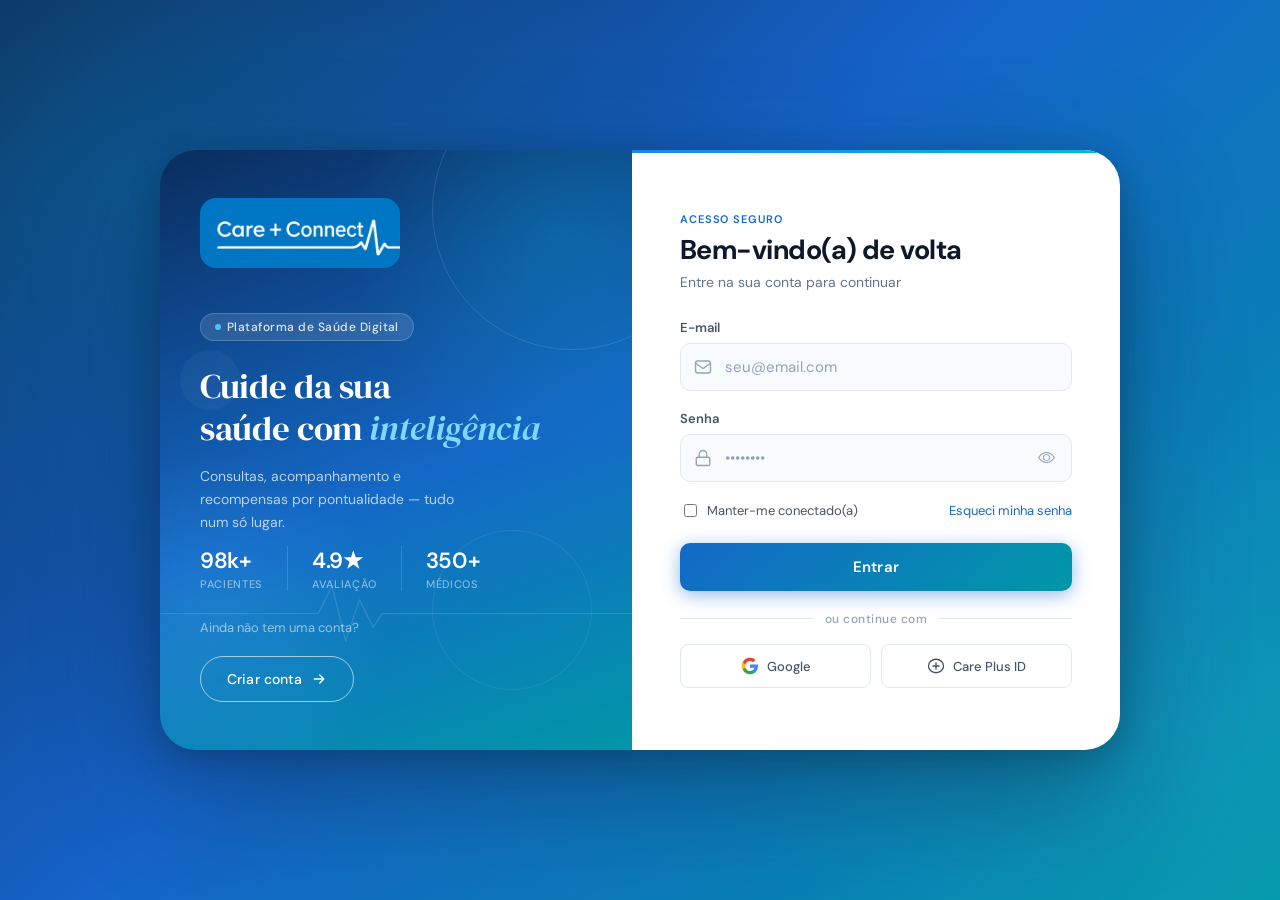
<file: index.html>
<!DOCTYPE html>
<html lang="pt-BR">
<head>
  <meta charset="UTF-8" />
  <meta name="viewport" content="width=device-width, initial-scale=1.0" />
  <title>Care+ Connect — Entrar</title>
  <link rel="preconnect" href="https://fonts.googleapis.com">
  <link href="https://fonts.googleapis.com/css2?family=DM+Sans:opsz,wght@9..40,300;9..40,400;9..40,500;9..40,600;9..40,700;9..40,800&family=DM+Serif+Display:ital@0;1&display=swap" rel="stylesheet" />
  <link href="https://cdn.jsdelivr.net/npm/bootstrap-icons@1.11.3/font/bootstrap-icons.min.css" rel="stylesheet" />
  <link rel="icon" href="assets/img/icon.png" type="image/png" />
  <link rel="stylesheet" href="css/style.css" />
</head>
<body data-page="login">

  <div class="login-wrap">

    <!-- ═══ LEFT PANEL (desktop only) ═══ -->
    <div class="login-panel-left">
      <div class="lpl-circle lpl-c1"></div>
      <div class="lpl-circle lpl-c2"></div>
      <div class="lpl-circle lpl-c3"></div>

      <!-- ECG decoration -->
      <svg class="lpl-ecg" viewBox="0 0 560 80" fill="none" xmlns="http://www.w3.org/2000/svg">
        <path d="M0 40 H180 L195 40 L210 10 L225 70 L240 25 L255 55 L265 40 H560"
              stroke="white" stroke-width="1.5" stroke-linecap="round" stroke-linejoin="round"/>
      </svg>

      <div class="lpl-top">
        <div class="lpl-logo-wrap">
          <img class="lpl-logo-img" src="assets/img/care_connect_logo.png" alt="Care+ Connect Logo"/>
        </div>

        <div class="lpl-tag">
          <span class="lpl-dot"></span>
          Plataforma de Saúde Digital
        </div>

        <h1 class="lpl-heading">Cuide da sua<br>saúde com <em>inteligência</em></h1>
        <p class="lpl-desc">Consultas, acompanhamento e recompensas por pontualidade — tudo num só lugar.</p>
      </div>

      <div class="lpl-bottom">
        <div class="lpl-stats">
          <div class="lpl-stat">
            <span class="lpl-stat-number">98k+</span>
            <span class="lpl-stat-label">Pacientes</span>
          </div>
          <div class="lpl-stat-divider"></div>
          <div class="lpl-stat">
            <span class="lpl-stat-number">4.9★</span>
            <span class="lpl-stat-label">Avaliação</span>
          </div>
          <div class="lpl-stat-divider"></div>
          <div class="lpl-stat">
            <span class="lpl-stat-number">350+</span>
            <span class="lpl-stat-label">Médicos</span>
          </div>
        </div>

        <p class="lpl-no-account">Ainda não tem uma conta?</p>
        <a href="pages/cadastro.html" class="lpl-btn-create">
          Criar conta
          <svg viewBox="0 0 20 20" fill="none" width="16" height="16">
            <path d="M4 10h12M11 5l5 5-5 5" stroke="currentColor" stroke-width="1.6" stroke-linecap="round" stroke-linejoin="round"/>
          </svg>
        </a>
      </div>
    </div>

    <!-- ═══ RIGHT PANEL — form ═══ -->
    <div class="login-panel-right">

      <!-- Logo visível apenas no mobile (no desktop aparece no painel esquerdo) -->
      <div class="lpr-mobile-logo">
        <img src="assets/img/care_connect_logo.png" alt="Care+ Connect Logo" />
      </div>

      <div class="lpr-header">
        <p class="lpr-eyebrow">Acesso seguro</p>
        <h2 class="lpr-title">Bem-vindo(a) de volta</h2>
        <p class="lpr-sub">Entre na sua conta para continuar</p>
      </div>

      <form id="login-form" novalidate>

        <div class="lf-field">
          <label for="login-email">E-mail</label>
          <div class="lf-input-wrap">
            <span class="lf-input-icon">
              <svg viewBox="0 0 24 24" fill="none" stroke="currentColor" stroke-width="1.8" stroke-linecap="round" stroke-linejoin="round">
                <rect x="2" y="4" width="20" height="16" rx="3"/>
                <path d="m2 7 10 7 10-7"/>
              </svg>
            </span>
            <input type="email" id="login-email" placeholder="seu@email.com" autocomplete="email" />
          </div>
        </div>

        <div class="lf-field">
          <label for="login-password">Senha</label>
          <div class="lf-input-wrap">
            <span class="lf-input-icon">
              <svg viewBox="0 0 24 24" fill="none" stroke="currentColor" stroke-width="1.8" stroke-linecap="round" stroke-linejoin="round">
                <rect x="3" y="11" width="18" height="11" rx="2"/>
                <path d="M7 11V7a5 5 0 0 1 10 0v4"/>
              </svg>
            </span>
            <input type="password" id="login-password" placeholder="••••••••" autocomplete="current-password" />
            <button class="lf-eye-btn" type="button" id="btn-eye" aria-label="Mostrar senha">
              <i id="eye-icon" class="bi bi-eye"></i>
            </button>
          </div>
        </div>

        <div class="lf-field-row">
          <label class="lf-checkbox-wrap">
            <input type="checkbox" />
            <span>Manter-me conectado(a)</span>
          </label>
          <a href="#" class="lf-forgot">Esqueci minha senha</a>
        </div>

        <button type="submit" class="lf-btn-primary">Entrar</button>

      </form>

      <div class="lf-divider">ou continue com</div>

      <div class="lf-social-btns">
        <button class="lf-btn-social lf-btn-google" id="btn-google">
          <svg viewBox="0 0 24 24" xmlns="http://www.w3.org/2000/svg" width="18" height="18">
            <path d="M22.56 12.25c0-.78-.07-1.53-.2-2.25H12v4.26h5.92c-.26 1.37-1.04 2.53-2.21 3.31v2.77h3.57c2.08-1.92 3.28-4.74 3.28-8.09z" fill="#4285F4"/>
            <path d="M12 23c2.97 0 5.46-.98 7.28-2.66l-3.57-2.77c-.98.66-2.23 1.06-3.71 1.06-2.86 0-5.29-1.93-6.16-4.53H2.18v2.84C3.99 20.53 7.7 23 12 23z" fill="#34A853"/>
            <path d="M5.84 14.09c-.22-.66-.35-1.36-.35-2.09s.13-1.43.35-2.09V7.07H2.18C1.43 8.55 1 10.22 1 12s.43 3.45 1.18 4.93l2.85-2.22.81-.62z" fill="#FBBC05"/>
            <path d="M12 5.38c1.62 0 3.06.56 4.21 1.64l3.15-3.15C17.45 2.09 14.97 1 12 1 7.7 1 3.99 3.47 2.18 7.07l3.66 2.84c.87-2.6 3.3-4.53 6.16-4.53z" fill="#EA4335"/>
          </svg>
          Google
        </button>
        <button class="lf-btn-social lf-btn-careplus" id="btn-careplus">
          <svg viewBox="0 0 24 24" fill="none" stroke="currentColor" stroke-width="1.8" stroke-linecap="round" stroke-linejoin="round" width="18" height="18">
            <path d="M12 21C6.5 21 2 17 2 12S6.5 3 12 3s10 4 10 9-4.5 9-10 9z"/>
            <path d="M12 8v8M8 12h8"/>
          </svg>
          Care Plus ID
        </button>
      </div>

      <!-- Link "Criar conta" — visível apenas no mobile (no desktop o painel esquerdo já tem esse botão) -->
      <div class="lpr-no-account">
        <span>Ainda não tem uma conta?</span>
        <a href="pages/cadastro.html" class="lpr-btn-criar">
          Criar conta
          <svg viewBox="0 0 20 20" fill="none" width="14" height="14">
            <path d="M4 10h12M11 5l5 5-5 5" stroke="currentColor" stroke-width="1.6" stroke-linecap="round" stroke-linejoin="round"/>
          </svg>
        </a>
      </div>

    </div><!-- /.login-panel-right -->

  </div><!-- /.login-wrap -->

  <script src="js/main.js"></script>
</body>
</html>
</file>
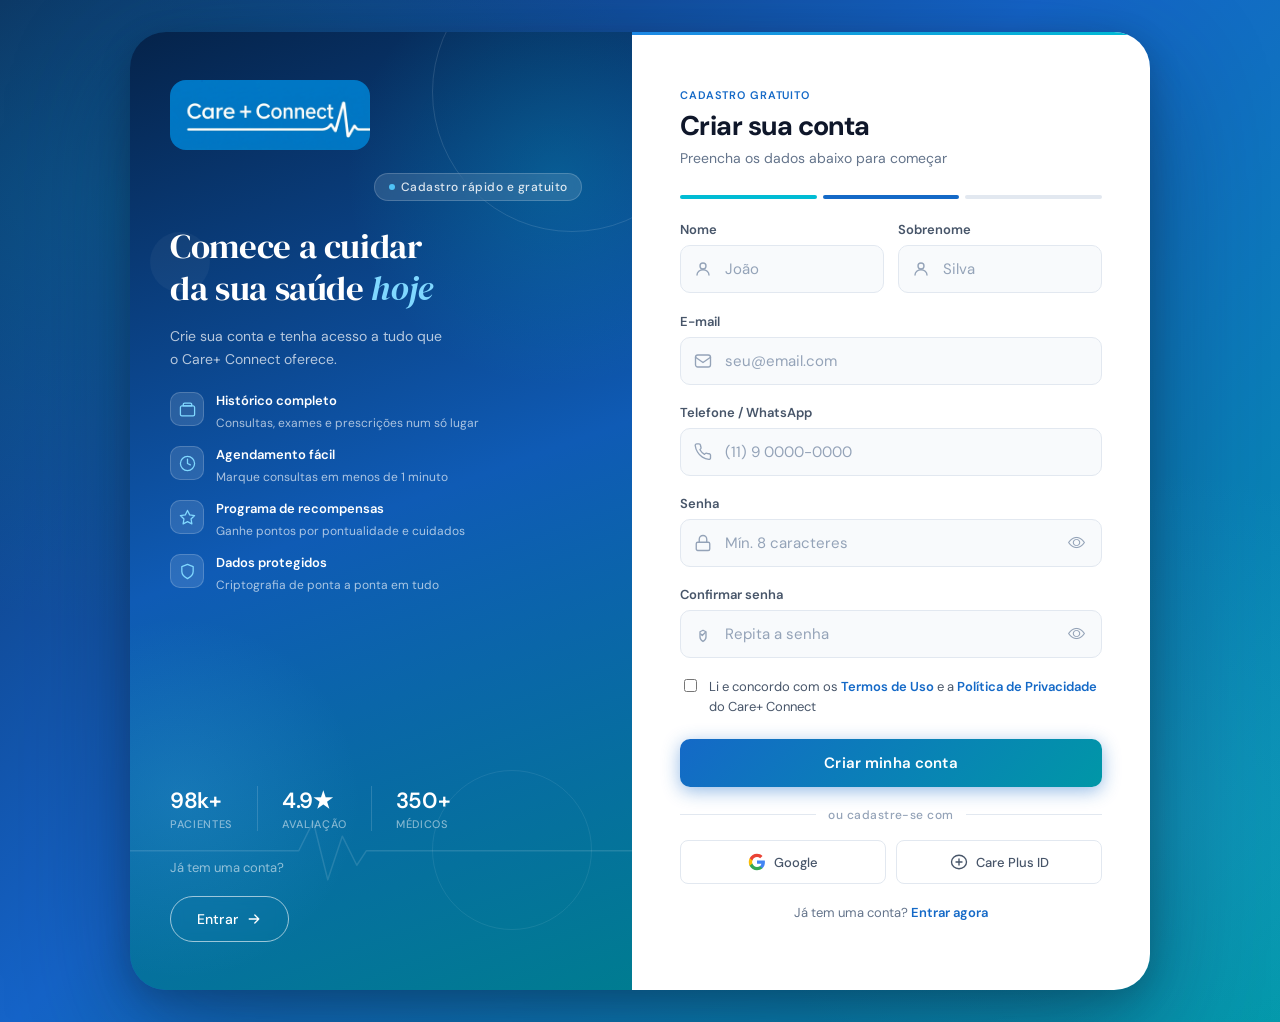
<file: pages/cadastro.html>
<!DOCTYPE html>
<html lang="pt-BR">
<head>
  <meta charset="UTF-8" />
  <meta name="viewport" content="width=device-width, initial-scale=1.0" />
  <title>Care+ Connect — Criar Conta</title>
  <link rel="preconnect" href="https://fonts.googleapis.com">
  <link href="https://fonts.googleapis.com/css2?family=DM+Sans:opsz,wght@9..40,300;9..40,400;9..40,500;9..40,600;9..40,700;9..40,800&family=DM+Serif+Display:ital@0;1&display=swap" rel="stylesheet" />
  <link href="https://cdn.jsdelivr.net/npm/bootstrap-icons@1.11.3/font/bootstrap-icons.min.css" rel="stylesheet" />
  <link rel="icon" href="../assets/img/icon.png" type="image/png" />
  <link rel="stylesheet" href="../css/style.css" />
</head>
<body data-page="cadastro">

  <!-- ── Toast Container ── -->
  <div id="toast-container"></div>

  <div class="login-wrap">

    <!-- ═══ LEFT PANEL (desktop only) ═══ -->
    <div class="login-panel-left">
      <div class="lpl-circle lpl-c1"></div>
      <div class="lpl-circle lpl-c2"></div>
      <div class="lpl-circle lpl-c3"></div>

      <!-- ECG decoration -->
      <svg class="lpl-ecg" viewBox="0 0 560 80" fill="none" xmlns="http://www.w3.org/2000/svg">
        <path d="M0 40 H180 L195 40 L210 10 L225 70 L240 25 L255 55 L265 40 H560"
              stroke="white" stroke-width="1.5" stroke-linecap="round" stroke-linejoin="round"/>
      </svg>

      <div class="lpl-top">
        <div class="lpl-logo-wrap">
          <img class="lpl-logo-img" src="../assets/img/care_connect_logo.png" alt="Care+ Connect Logo"/>
        </div>

        <div class="lpl-tag">
          <span class="lpl-dot"></span>
          Cadastro rápido e gratuito
        </div>

        <h1 class="lpl-heading">Comece a cuidar<br>da sua saúde <em>hoje</em></h1>
        <p class="lpl-desc">Crie sua conta e tenha acesso a tudo que o Care+ Connect oferece.</p>
        <br>

        <!-- Benefícios -->
        <div class="lpl-benefits">
          <div class="lpl-benefit-item">
            <div class="lpl-benefit-icon">
              <svg viewBox="0 0 24 24" fill="none" stroke="currentColor" stroke-width="1.8" stroke-linecap="round" stroke-linejoin="round">
                <path d="M20 7H4a2 2 0 0 0-2 2v10a2 2 0 0 0 2 2h16a2 2 0 0 0 2-2V9a2 2 0 0 0-2-2z"/>
                <path d="M16 3H8a2 2 0 0 0-2 2v2h12V5a2 2 0 0 0-2-2z"/>
              </svg>
            </div>
            <div class="lpl-benefit-text">
              <strong>Histórico completo</strong>
              <span>Consultas, exames e prescrições num só lugar</span>
            </div>
          </div>
          <div class="lpl-benefit-item">
            <div class="lpl-benefit-icon">
              <svg viewBox="0 0 24 24" fill="none" stroke="currentColor" stroke-width="1.8" stroke-linecap="round" stroke-linejoin="round">
                <circle cx="12" cy="12" r="10"/>
                <polyline points="12 6 12 12 16 14"/>
              </svg>
            </div>
            <div class="lpl-benefit-text">
              <strong>Agendamento fácil</strong>
              <span>Marque consultas em menos de 1 minuto</span>
            </div>
          </div>
          <div class="lpl-benefit-item">
            <div class="lpl-benefit-icon">
              <svg viewBox="0 0 24 24" fill="none" stroke="currentColor" stroke-width="1.8" stroke-linecap="round" stroke-linejoin="round">
                <polygon points="12 2 15.09 8.26 22 9.27 17 14.14 18.18 21.02 12 17.77 5.82 21.02 7 14.14 2 9.27 8.91 8.26 12 2"/>
              </svg>
            </div>
            <div class="lpl-benefit-text">
              <strong>Programa de recompensas</strong>
              <span>Ganhe pontos por pontualidade e cuidados</span>
            </div>
          </div>
          <div class="lpl-benefit-item">
            <div class="lpl-benefit-icon">
              <svg viewBox="0 0 24 24" fill="none" stroke="currentColor" stroke-width="1.8" stroke-linecap="round" stroke-linejoin="round">
                <path d="M12 22s8-4 8-10V5l-8-3-8 3v7c0 6 8 10 8 10z"/>
              </svg>
            </div>
            <div class="lpl-benefit-text">
              <strong>Dados protegidos</strong>
              <span>Criptografia de ponta a ponta em tudo</span>
            </div>
          </div>
        </div>
      </div>

      <div class="lpl-bottom">
        <div class="lpl-stats">
          <div class="lpl-stat">
            <span class="lpl-stat-number">98k+</span>
            <span class="lpl-stat-label">Pacientes</span>
          </div>
          <div class="lpl-stat-divider"></div>
          <div class="lpl-stat">
            <span class="lpl-stat-number">4.9★</span>
            <span class="lpl-stat-label">Avaliação</span>
          </div>
          <div class="lpl-stat-divider"></div>
          <div class="lpl-stat">
            <span class="lpl-stat-number">350+</span>
            <span class="lpl-stat-label">Médicos</span>
          </div>
        </div>

        <p class="lpl-no-account">Já tem uma conta?</p>
        <a href="../index.html" class="lpl-btn-create">
          Entrar
          <svg viewBox="0 0 20 20" fill="none" width="16" height="16">
            <path d="M4 10h12M11 5l5 5-5 5" stroke="currentColor" stroke-width="1.6" stroke-linecap="round" stroke-linejoin="round"/>
          </svg>
        </a>
      </div>
    </div>
    <!-- /.login-panel-left -->


    <!-- ═══ RIGHT PANEL — formulário de cadastro ═══ -->
    <div class="login-panel-right">

      <!-- Logo visível apenas no mobile -->
      <div class="lpr-mobile-logo">
        <img src="../assets/img/care_connect_logo.png" alt="Care+ Connect Logo" />
      </div>

      <div class="lpr-header">
        <p class="lpr-eyebrow">Cadastro gratuito</p>
        <h2 class="lpr-title">Criar sua conta</h2>
        <p class="lpr-sub">Preencha os dados abaixo para começar</p>
      </div>

      <!-- Indicador de progresso visual -->
      <div class="lf-steps">
        <div class="lf-step done"></div>
        <div class="lf-step active"></div>
        <div class="lf-step"></div>
      </div>

      <form id="cadastro-form" novalidate>

        <!-- Nome e Sobrenome -->
        <div class="lf-field-duo">
          <div class="lf-field" style="margin-bottom:0">
            <label for="cad-nome">Nome</label>
            <div class="lf-input-wrap">
              <span class="lf-input-icon">
                <svg viewBox="0 0 24 24" fill="none" stroke="currentColor" stroke-width="1.8" stroke-linecap="round" stroke-linejoin="round">
                  <circle cx="12" cy="8" r="4"/>
                  <path d="M4 20c0-4 3.6-7 8-7s8 3 8 7"/>
                </svg>
              </span>
              <input type="text" id="cad-nome" placeholder="João" autocomplete="given-name" class="no-right-icon" />
            </div>
          </div>
          <div class="lf-field" style="margin-bottom:0">
            <label for="cad-sobrenome">Sobrenome</label>
            <div class="lf-input-wrap">
              <span class="lf-input-icon">
                <svg viewBox="0 0 24 24" fill="none" stroke="currentColor" stroke-width="1.8" stroke-linecap="round" stroke-linejoin="round">
                  <circle cx="12" cy="8" r="4"/>
                  <path d="M4 20c0-4 3.6-7 8-7s8 3 8 7"/>
                </svg>
              </span>
              <input type="text" id="cad-sobrenome" placeholder="Silva" autocomplete="family-name" class="no-right-icon" />
            </div>
          </div>
        </div>

        <div style="margin-bottom: 1.2rem;"></div>

        <!-- E-mail -->
        <div class="lf-field">
          <label for="cad-email">E-mail</label>
          <div class="lf-input-wrap">
            <span class="lf-input-icon">
              <svg viewBox="0 0 24 24" fill="none" stroke="currentColor" stroke-width="1.8" stroke-linecap="round" stroke-linejoin="round">
                <rect x="2" y="4" width="20" height="16" rx="3"/>
                <path d="m2 7 10 7 10-7"/>
              </svg>
            </span>
            <input type="email" id="cad-email" placeholder="seu@email.com" autocomplete="email" class="no-right-icon" />
          </div>
        </div>

        <!-- Telefone -->
        <div class="lf-field">
          <label for="cad-telefone">Telefone / WhatsApp</label>
          <div class="lf-input-wrap">
            <span class="lf-input-icon">
              <svg viewBox="0 0 24 24" fill="none" stroke="currentColor" stroke-width="1.8" stroke-linecap="round" stroke-linejoin="round">
                <path d="M22 16.92v3a2 2 0 0 1-2.18 2 19.79 19.79 0 0 1-8.63-3.07A19.5 19.5 0 0 1 4.69 12 19.79 19.79 0 0 1 1.62 3.38 2 2 0 0 1 3.6 1.22h3a2 2 0 0 1 2 1.72 12.84 12.84 0 0 0 .7 2.81 2 2 0 0 1-.45 2.11L7.91 8.96a16 16 0 0 0 6.13 6.13l.96-.95a2 2 0 0 1 2.11-.45 12.84 12.84 0 0 0 2.81.7A2 2 0 0 1 22 16.92z"/>
              </svg>
            </span>
            <input type="tel" id="cad-telefone" placeholder="(11) 9 0000-0000" autocomplete="tel" class="no-right-icon" />
          </div>
        </div>

        <!-- Senha -->
        <div class="lf-field">
          <label for="cad-senha">Senha</label>
          <div class="lf-input-wrap">
            <span class="lf-input-icon">
              <svg viewBox="0 0 24 24" fill="none" stroke="currentColor" stroke-width="1.8" stroke-linecap="round" stroke-linejoin="round">
                <rect x="3" y="11" width="18" height="11" rx="2"/>
                <path d="M7 11V7a5 5 0 0 1 10 0v4"/>
              </svg>
            </span>
            <input type="password" id="cad-senha" placeholder="Mín. 8 caracteres" autocomplete="new-password" />
            <button class="lf-eye-btn" type="button" id="btn-eye-senha" aria-label="Mostrar senha">
              <i class="bi bi-eye"></i>
            </button>
          </div>
        </div>

        <!-- Confirmar Senha -->
        <div class="lf-field">
          <label for="cad-confirma-senha">Confirmar senha</label>
          <div class="lf-input-wrap">
            <span class="lf-input-icon">
              <svg viewBox="0 0 24 24" fill="none" stroke="currentColor" stroke-width="1.8" stroke-linecap="round" stroke-linejoin="round">
                <path d="M12 22s-4-2.5-4-6V9l4-2 4 2v7c0 3.5-4 6-4 6z"/>
                <path d="m9 12 2 2 4-4"/>
              </svg>
            </span>
            <input type="password" id="cad-confirma-senha" placeholder="Repita a senha" autocomplete="new-password" />
            <button class="lf-eye-btn" type="button" id="btn-eye-confirma" aria-label="Mostrar confirmação">
              <i class="bi bi-eye"></i>
            </button>
          </div>
        </div>

        <!-- Termos de uso -->
        <label class="lf-terms-wrap">
          <input type="checkbox" id="cad-termos" />
          <span>
            Li e concordo com os
            <a href="#">Termos de Uso</a>
            e a
            <a href="#">Política de Privacidade</a>
            do Care+ Connect
          </span>
        </label>

        <button type="submit" class="lf-btn-primary">Criar minha conta</button>

      </form>

      <!-- Divisor -->
      <div class="lf-divider">ou cadastre-se com</div>

      <!-- Botões sociais -->
      <div class="lf-social-btns">
        <button class="lf-btn-social lf-btn-google" id="btn-google">
          <svg viewBox="0 0 24 24" xmlns="http://www.w3.org/2000/svg" width="18" height="18">
            <path d="M22.56 12.25c0-.78-.07-1.53-.2-2.25H12v4.26h5.92c-.26 1.37-1.04 2.53-2.21 3.31v2.77h3.57c2.08-1.92 3.28-4.74 3.28-8.09z" fill="#4285F4"/>
            <path d="M12 23c2.97 0 5.46-.98 7.28-2.66l-3.57-2.77c-.98.66-2.23 1.06-3.71 1.06-2.86 0-5.29-1.93-6.16-4.53H2.18v2.84C3.99 20.53 7.7 23 12 23z" fill="#34A853"/>
            <path d="M5.84 14.09c-.22-.66-.35-1.36-.35-2.09s.13-1.43.35-2.09V7.07H2.18C1.43 8.55 1 10.22 1 12s.43 3.45 1.18 4.93l2.85-2.22.81-.62z" fill="#FBBC05"/>
            <path d="M12 5.38c1.62 0 3.06.56 4.21 1.64l3.15-3.15C17.45 2.09 14.97 1 12 1 7.7 1 3.99 3.47 2.18 7.07l3.66 2.84c.87-2.6 3.3-4.53 6.16-4.53z" fill="#EA4335"/>
          </svg>
          Google
        </button>
        <button class="lf-btn-social lf-btn-careplus" id="btn-careplus">
          <svg viewBox="0 0 24 24" fill="none" stroke="currentColor" stroke-width="1.8" stroke-linecap="round" stroke-linejoin="round" width="18" height="18">
            <path d="M12 21C6.5 21 2 17 2 12S6.5 3 12 3s10 4 10 9-4.5 9-10 9z"/>
            <path d="M12 8v8M8 12h8"/>
          </svg>
          Care Plus ID
        </button>
      </div>

      <!-- Link voltar para login -->
      <p class="lf-already">
        Já tem uma conta?
        <a href="../index.html">Entrar agora</a>
      </p>

    </div><!-- /.login-panel-right -->

  </div><!-- /.login-wrap -->

  <script src="../js/cadastro.js"></script>
  <script src="../js/main.js"></script>
</body>
</html>
</file>
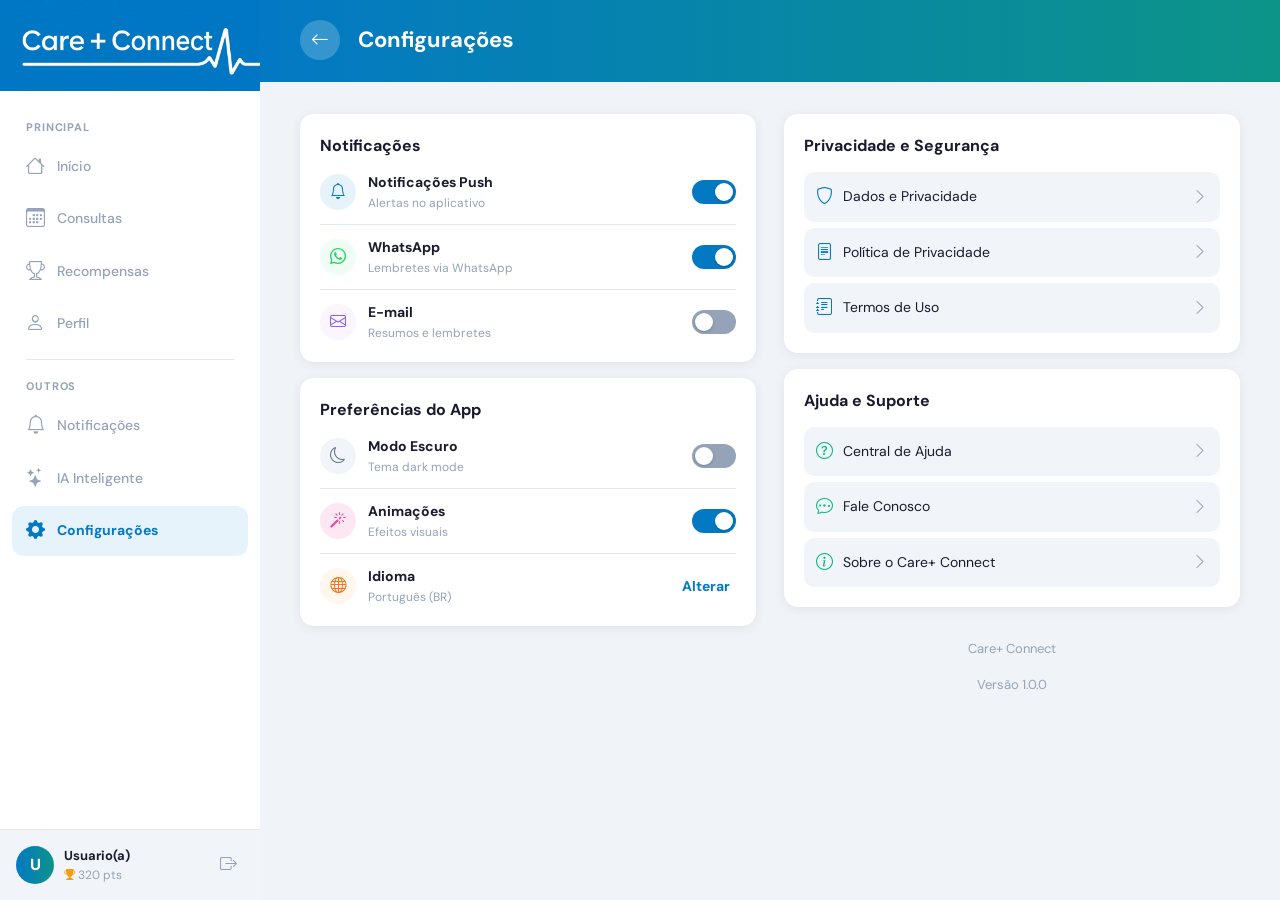
<file: pages/configuracoes.html>
<!DOCTYPE html>
<html lang="pt-BR">
<head>
  <meta charset="UTF-8" />
  <meta name="viewport" content="width=device-width, initial-scale=1.0, maximum-scale=1.0, user-scalable=no" />
  <title>Care+ Connect — Configurações</title>
  <link href="https://cdn.jsdelivr.net/npm/bootstrap@5.3.3/dist/css/bootstrap.min.css" rel="stylesheet" />
  <link href="https://cdn.jsdelivr.net/npm/bootstrap-icons@1.11.3/font/bootstrap-icons.min.css" rel="stylesheet" />
  <link href="https://fonts.googleapis.com/css2?family=DM+Sans:opsz,wght@9..40,300;9..40,400;9..40,500;9..40,600;9..40,700;9..40,800&display=swap" rel="stylesheet" />
  <link rel="icon" href="../assets/img/icon.png" type="icon.png" />
  <link rel="stylesheet" href="../css/style.css" />
</head>
<body data-page="configuracoes">
  <div id="app">

    <!-- SIDEBAR -->
    <aside id="sidebar">
      <div class="sb-brand">
        <img src="../assets/img/care_connect_logo.png" alt="Care+ Connect" class="sb-brand-img" />
      </div>
      <nav class="sb-nav">
        <div class="sb-section-label">Principal</div>
        <a href="home.html"        class="sb-link"><i class="bi bi-house"></i><span>Início</span></a>
        <a href="consultas.html"   class="sb-link"><i class="bi bi-calendar3"></i><span>Consultas</span></a>
        <a href="recompensas.html" class="sb-link"><i class="bi bi-trophy"></i><span>Recompensas</span></a>
        <a href="perfil.html"      class="sb-link"><i class="bi bi-person"></i><span>Perfil</span></a>
        <div class="sb-divider"></div>
        <div class="sb-section-label">Outros</div>
        <a href="notificacoes.html"  class="sb-link"><i class="bi bi-bell"></i><span>Notificações</span></a>
        <a href="ia-predicao.html"   class="sb-link"><i class="bi bi-stars"></i><span>IA Inteligente</span></a>
        <a href="configuracoes.html" class="sb-link active"><i class="bi bi-gear-fill"></i><span>Configurações</span></a>
      </nav>
      <div class="sb-user">
        <div class="sb-avatar" id="sb-avatar">U</div>
        <div class="sb-user-info"><div class="sb-user-name" id="sb-user-name">Usuario(a)</div><div class="sb-user-pts"><i class="bi bi-trophy-fill" style="color:#f59e0b;font-size:11px"></i> 320 pts</div></div>
        <a href="../index.html" class="sb-logout" title="Sair"><i class="bi bi-box-arrow-right"></i></a>
      </div>
    </aside>

    <!-- MAIN -->
    <div id="main-wrap">
    <div id="phone-shell">

      <header class="g-header">
        <div class="g-header-top">
          <a href="perfil.html" class="g-header-btn me-2"><i class="bi bi-arrow-left"></i></a>
          <h1 class="g-header-title">Configurações</h1>
        </div>
      </header>

      <div class="page-scroll">
        <main class="page-body">

          <!-- Desktop: 2 colunas -->
          <div class="dg-row dg-2">

            <!-- Coluna esquerda -->
            <div>
              <div class="cc-card">
                <div class="cc-card-title">Notificações</div>
                <div class="setting-row">
                  <div class="setting-icon" style="background:var(--blue-lt)"><i class="bi bi-bell" style="color:var(--primary)"></i></div>
                  <div class="flex-grow-1"><div class="setting-lbl">Notificações Push</div><div class="setting-desc">Alertas no aplicativo</div></div>
                  <input type="checkbox" class="cc-toggle" checked />
                </div>
                <div class="divider-hr"></div>
                <div class="setting-row">
                  <div class="setting-icon" style="background:var(--green-lt)"><i class="bi bi-whatsapp" style="color:#25d366"></i></div>
                  <div class="flex-grow-1"><div class="setting-lbl">WhatsApp</div><div class="setting-desc">Lembretes via WhatsApp</div></div>
                  <input type="checkbox" class="cc-toggle" checked />
                </div>
                <div class="divider-hr"></div>
                <div class="setting-row">
                  <div class="setting-icon" style="background:var(--purple-lt)"><i class="bi bi-envelope" style="color:var(--purple)"></i></div>
                  <div class="flex-grow-1"><div class="setting-lbl">E-mail</div><div class="setting-desc">Resumos e lembretes</div></div>
                  <input type="checkbox" class="cc-toggle" />
                </div>
              </div>

              <div class="cc-card">
                <div class="cc-card-title">Preferências do App</div>
                <div class="setting-row">
                  <div class="setting-icon" style="background:var(--muted)"><i class="bi bi-moon" style="color:#64748b"></i></div>
                  <div class="flex-grow-1"><div class="setting-lbl">Modo Escuro</div><div class="setting-desc">Tema dark mode</div></div>
                  <input type="checkbox" class="cc-toggle" />
                </div>
                <div class="divider-hr"></div>
                <div class="setting-row">
                  <div class="setting-icon" style="background:var(--pink-lt)"><i class="bi bi-magic" style="color:#ec4899"></i></div>
                  <div class="flex-grow-1"><div class="setting-lbl">Animações</div><div class="setting-desc">Efeitos visuais</div></div>
                  <input type="checkbox" class="cc-toggle" checked />
                </div>
                <div class="divider-hr"></div>
                <div class="setting-row">
                  <div class="setting-icon" style="background:var(--orange-lt)"><i class="bi bi-globe" style="color:var(--orange)"></i></div>
                  <div class="flex-grow-1"><div class="setting-lbl">Idioma</div><div class="setting-desc">Português (BR)</div></div>
                  <button style="background:none;border:none;color:var(--primary);font-weight:700;font-size:14px;cursor:pointer;font-family:var(--font)">Alterar</button>
                </div>
              </div>
            </div>

            <!-- Coluna direita -->
            <div>
              <div class="cc-card">
                <div class="cc-card-title">Privacidade e Segurança</div>
                <a class="link-row" href="#"><i class="bi bi-shield" style="color:var(--primary);font-size:17px"></i><span class="link-text">Dados e Privacidade</span><i class="bi bi-chevron-right" style="color:var(--muted-fg)"></i></a>
                <a class="link-row" href="#"><i class="bi bi-file-text" style="color:var(--primary);font-size:17px"></i><span class="link-text">Política de Privacidade</span><i class="bi bi-chevron-right" style="color:var(--muted-fg)"></i></a>
                <a class="link-row" href="#"><i class="bi bi-journal-text" style="color:var(--primary);font-size:17px"></i><span class="link-text">Termos de Uso</span><i class="bi bi-chevron-right" style="color:var(--muted-fg)"></i></a>
              </div>

              <div class="cc-card">
                <div class="cc-card-title">Ajuda e Suporte</div>
                <a class="link-row" href="#"><i class="bi bi-question-circle" style="color:var(--accent);font-size:17px"></i><span class="link-text">Central de Ajuda</span><i class="bi bi-chevron-right" style="color:var(--muted-fg)"></i></a>
                <a class="link-row" href="#"><i class="bi bi-chat-dots" style="color:var(--accent);font-size:17px"></i><span class="link-text">Fale Conosco</span><i class="bi bi-chevron-right" style="color:var(--muted-fg)"></i></a>
                <a class="link-row" href="#"><i class="bi bi-info-circle" style="color:var(--accent);font-size:17px"></i><span class="link-text">Sobre o Care+ Connect</span><i class="bi bi-chevron-right" style="color:var(--muted-fg)"></i></a>
              </div>

              <div class="settings-footer">
                <p>Care+ Connect</p>
                <p>Versão 1.0.0</p>
              </div>
            </div>

          </div><!-- /dg-row -->

        </main>
      </div>

      <nav id="bottom-nav">
        <a href="home.html"        class="nav-tab"><i class="bi bi-house"></i><span>Início</span></a>
        <a href="consultas.html"   class="nav-tab"><i class="bi bi-calendar3"></i><span>Consultas</span></a>
        <a href="recompensas.html" class="nav-tab"><i class="bi bi-trophy"></i><span>Recompensas</span></a>
        <a href="perfil.html"      class="nav-tab"><i class="bi bi-person"></i><span>Perfil</span></a>
      </nav>

    </div>
    </div>
  </div>
  <script src="https://cdn.jsdelivr.net/npm/bootstrap@5.3.3/dist/js/bootstrap.bundle.min.js"></script>
  <script src="../js/main.js"></script>
</body>
</html>
</file>
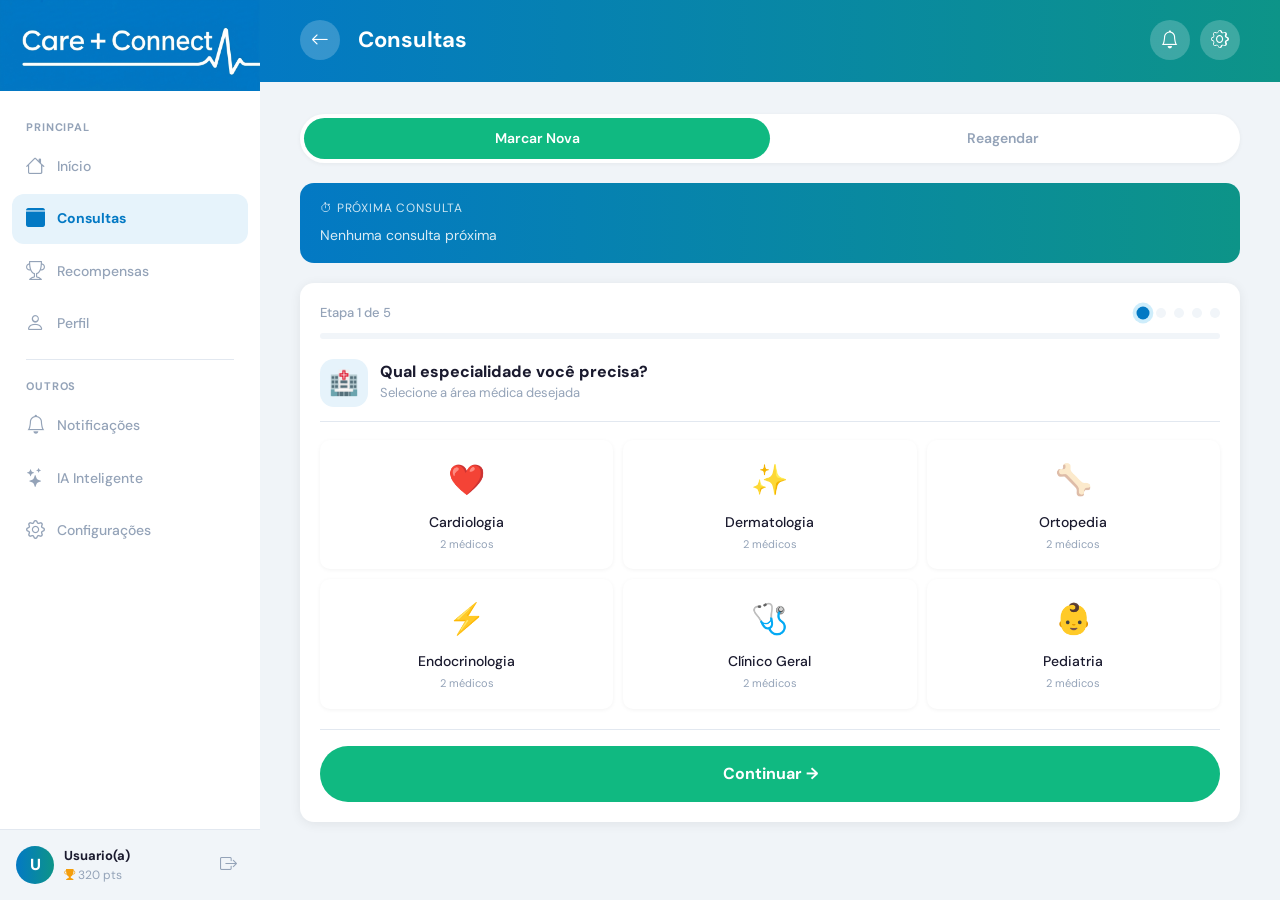
<file: pages/consultas.html>
<!DOCTYPE html>
<html lang="pt-BR">
<head>
  <meta charset="UTF-8" />
  <meta name="viewport" content="width=device-width, initial-scale=1.0, maximum-scale=1.0, user-scalable=no" />
  <title>Care+ Connect — Consultas</title>
  <link href="https://cdn.jsdelivr.net/npm/bootstrap@5.3.3/dist/css/bootstrap.min.css" rel="stylesheet" />
  <link href="https://cdn.jsdelivr.net/npm/bootstrap-icons@1.11.3/font/bootstrap-icons.min.css" rel="stylesheet" />
  <link href="https://fonts.googleapis.com/css2?family=DM+Sans:opsz,wght@9..40,300;9..40,400;9..40,500;9..40,600;9..40,700;9..40,800&display=swap" rel="stylesheet" />
  <link rel="icon" href="../assets/img/icon.png" type="icon.png" />
  <link rel="stylesheet" href="../css/style.css" />
</head>
<body data-page="consultas">
  <div id="app">

    <!-- SIDEBAR -->
    <aside id="sidebar">
      <div class="sb-brand">
        <img src="../assets/img/care_connect_logo.png" alt="Care+ Connect" class="sb-brand-img" />
      </div>
      <nav class="sb-nav">
        <div class="sb-section-label">Principal</div>
        <a href="home.html"        class="sb-link"><i class="bi bi-house"></i><span>Início</span></a>
        <a href="consultas.html"   class="sb-link active"><i class="bi bi-calendar3-fill"></i><span>Consultas</span></a>
        <a href="recompensas.html" class="sb-link"><i class="bi bi-trophy"></i><span>Recompensas</span></a>
        <a href="perfil.html"      class="sb-link"><i class="bi bi-person"></i><span>Perfil</span></a>
        <div class="sb-divider"></div>
        <div class="sb-section-label">Outros</div>
        <a href="notificacoes.html"  class="sb-link"><i class="bi bi-bell"></i><span>Notificações</span></a>
        <a href="ia-predicao.html"   class="sb-link"><i class="bi bi-stars"></i><span>IA Inteligente</span></a>
        <a href="configuracoes.html" class="sb-link"><i class="bi bi-gear"></i><span>Configurações</span></a>
      </nav>
      <div class="sb-user">
        <div class="sb-avatar" id="sb-avatar">U</div>
        <div class="sb-user-info"><div class="sb-user-name" id="sb-user-name">Usuario(a)</div><div class="sb-user-pts"><i class="bi bi-trophy-fill" style="color:#f59e0b;font-size:11px"></i> 320 pts</div></div>
        <a href="../index.html" class="sb-logout" title="Sair"><i class="bi bi-box-arrow-right"></i></a>
      </div>
    </aside>

    <!-- MAIN -->
    <div id="main-wrap">
    <div id="phone-shell">

      <header class="g-header">
        <div class="g-header-top">
          <a href="home.html" class="g-header-btn me-2"><i class="bi bi-arrow-left"></i></a>
          <h1 class="g-header-title">Consultas</h1>
          <a href="notificacoes.html" class="g-header-btn"><i class="bi bi-bell"></i></a>
          <a href="configuracoes.html" class="g-header-btn"><i class="bi bi-gear"></i></a>
        </div>
      </header>

      <div class="page-scroll">
        <main class="page-body">

          <div class="tabs-bar">
            <button class="tab-btn active" data-tab="nova">Marcar Nova</button>
            <button class="tab-btn"        data-tab="reagendar">Reagendar</button>
          </div>

          <!-- ══ PAINEL: Marcar Nova ══════════════════════════════ -->
          <div class="tab-panel" data-panel="nova">

            <!-- Desktop: 2 columns (form left, calendar+time right) -->
            <div class="dg-row dg-2">

              <!-- Coluna esquerda: Especialidade + Médico -->
              <div>
                <div class="step-row"><div class="step-num">1</div><span class="step-title">Escolha a especialidade</span></div>
                <div class="spec-grid">
                  <div class="spec-card" data-spec="card" data-bg="#fce7f3"><span class="spec-icon">❤️</span><span class="spec-label">Cardiologia</span></div>
                  <div class="spec-card" data-spec="derm" data-bg="#fef3c7"><span class="spec-icon">✨</span><span class="spec-label">Dermatologia</span></div>
                  <div class="spec-card" data-spec="orto" data-bg="#fef9c3"><span class="spec-icon">🦴</span><span class="spec-label">Ortopedia</span></div>
                  <div class="spec-card" data-spec="endo" data-bg="#fffbeb"><span class="spec-icon">⚡</span><span class="spec-label">Endocrinologia</span></div>
                  <div class="spec-card" data-spec="clin" data-bg="#eff6ff"><span class="spec-icon">🩺</span><span class="spec-label">Clínico Geral</span></div>
                  <div class="spec-card" data-spec="ped"  data-bg="#fce7f3"><span class="spec-icon">👶</span><span class="spec-label">Pediatria</span></div>
                </div>

                <div class="step-row"><div class="step-num">2</div><span class="step-title">Escolha o médico</span></div>
                <div class="doctor-box">
                  <div id="doctor-placeholder" class="doctor-placeholder">Selecione uma especialidade primeiro</div>

                  <div class="doctor-group d-none" data-spec="card">
                    <div class="doctor-row"><span class="doctor-avatar">🧑‍⚕️</span><div><div class="doctor-name">Dr. Carlos Mendes</div><div class="doctor-crm">CRM 12345</div></div><i class="bi bi-check-circle-fill doctor-check d-none ms-auto"></i></div>
                    <div class="doctor-row"><span class="doctor-avatar">👩‍⚕️</span><div><div class="doctor-name">Dra. Fernanda Lima</div><div class="doctor-crm">CRM 67890</div></div><i class="bi bi-check-circle-fill doctor-check d-none ms-auto"></i></div>
                  </div>
                  <div class="doctor-group d-none" data-spec="derm">
                    <div class="doctor-row"><span class="doctor-avatar">👩‍⚕️</span><div><div class="doctor-name">Dra. Julia Ramos</div><div class="doctor-crm">CRM 11111</div></div><i class="bi bi-check-circle-fill doctor-check d-none ms-auto"></i></div>
                    <div class="doctor-row"><span class="doctor-avatar">🧑‍⚕️</span><div><div class="doctor-name">Dr. Rafael Costa</div><div class="doctor-crm">CRM 22222</div></div><i class="bi bi-check-circle-fill doctor-check d-none ms-auto"></i></div>
                  </div>
                  <div class="doctor-group d-none" data-spec="orto">
                    <div class="doctor-row"><span class="doctor-avatar">👩‍⚕️</span><div><div class="doctor-name">Dra. Ana Paula Costa</div><div class="doctor-crm">CRM 33333</div></div><i class="bi bi-check-circle-fill doctor-check d-none ms-auto"></i></div>
                    <div class="doctor-row"><span class="doctor-avatar">🧑‍⚕️</span><div><div class="doctor-name">Dr. Bruno Alves</div><div class="doctor-crm">CRM 44444</div></div><i class="bi bi-check-circle-fill doctor-check d-none ms-auto"></i></div>
                  </div>
                  <div class="doctor-group d-none" data-spec="endo">
                    <div class="doctor-row"><span class="doctor-avatar">🧑‍⚕️</span><div><div class="doctor-name">Dr. Marcos Faria</div><div class="doctor-crm">CRM 55555</div></div><i class="bi bi-check-circle-fill doctor-check d-none ms-auto"></i></div>
                    <div class="doctor-row"><span class="doctor-avatar">👩‍⚕️</span><div><div class="doctor-name">Dra. Carla Vieira</div><div class="doctor-crm">CRM 66666</div></div><i class="bi bi-check-circle-fill doctor-check d-none ms-auto"></i></div>
                  </div>
                  <div class="doctor-group d-none" data-spec="clin">
                    <div class="doctor-row"><span class="doctor-avatar">🧑‍⚕️</span><div><div class="doctor-name">Dr. Leonardo Souza</div><div class="doctor-crm">CRM 77777</div></div><i class="bi bi-check-circle-fill doctor-check d-none ms-auto"></i></div>
                    <div class="doctor-row"><span class="doctor-avatar">👩‍⚕️</span><div><div class="doctor-name">Dra. Patrícia Santos</div><div class="doctor-crm">CRM 88888</div></div><i class="bi bi-check-circle-fill doctor-check d-none ms-auto"></i></div>
                  </div>
                  <div class="doctor-group d-none" data-spec="ped">
                    <div class="doctor-row"><span class="doctor-avatar">🧑‍⚕️</span><div><div class="doctor-name">Dr. André Campos</div><div class="doctor-crm">CRM 99999</div></div><i class="bi bi-check-circle-fill doctor-check d-none ms-auto"></i></div>
                    <div class="doctor-row"><span class="doctor-avatar">👩‍⚕️</span><div><div class="doctor-name">Dra. Renata Luz</div><div class="doctor-crm">CRM 10101</div></div><i class="bi bi-check-circle-fill doctor-check d-none ms-auto"></i></div>
                  </div>
                </div>
              </div><!-- /col-left -->

              <!-- Coluna direita: Calendário + Horário -->
              <div>
                <div class="step-row"><div class="step-num">3</div><span class="step-title">Escolha o dia</span></div>
                <div class="calendar-wrap">
                  <div class="cal-header">
                    <button class="cal-nav-btn" id="cal-prev"><i class="bi bi-chevron-left"></i></button>
                    <span class="cal-month-label" id="cal-month-label">Outubro 2025</span>
                    <button class="cal-nav-btn" id="cal-next"><i class="bi bi-chevron-right"></i></button>
                  </div>
                  <div class="cal-weekdays">
                    <div class="cal-wd">Dom</div><div class="cal-wd">Seg</div><div class="cal-wd">Ter</div>
                    <div class="cal-wd">Qua</div><div class="cal-wd">Qui</div><div class="cal-wd">Sex</div><div class="cal-wd">Sáb</div>
                  </div>
                  <div class="cal-days" id="calendar-body" data-month="9" data-year="2025">
                    <div class="cal-day empty"></div><div class="cal-day empty"></div><div class="cal-day empty"></div>
                    <div class="cal-day">1</div><div class="cal-day">2</div><div class="cal-day">3</div><div class="cal-day">4</div>
                    <div class="cal-day">5</div><div class="cal-day">6</div><div class="cal-day">7</div><div class="cal-day">8</div>
                    <div class="cal-day">9</div><div class="cal-day">10</div><div class="cal-day">11</div><div class="cal-day">12</div>
                    <div class="cal-day">13</div><div class="cal-day">14</div><div class="cal-day">15</div><div class="cal-day">16</div>
                    <div class="cal-day">17</div><div class="cal-day">18</div><div class="cal-day">19</div><div class="cal-day">20</div>
                    <div class="cal-day">21</div><div class="cal-day">22</div><div class="cal-day">23</div><div class="cal-day today">24</div>
                    <div class="cal-day">25</div><div class="cal-day">26</div><div class="cal-day">27</div><div class="cal-day">28</div>
                    <div class="cal-day">29</div><div class="cal-day">30</div><div class="cal-day">31</div><div class="cal-day empty"></div>
                  </div>
                </div>

                <div class="step-row"><div class="step-num">4</div><span class="step-title">Escolha o horário</span></div>
                <div class="time-card">
                  <div class="time-grid">
                    <button class="time-slot">09:00</button><button class="time-slot">09:30</button>
                    <button class="time-slot">10:00</button><button class="time-slot">10:30</button>
                    <button class="time-slot">11:00</button><button class="time-slot">11:30</button>
                    <button class="time-slot">14:00</button><button class="time-slot">14:30</button>
                    <button class="time-slot">15:00</button><button class="time-slot">15:30</button>
                    <button class="time-slot">16:00</button><button class="time-slot">16:30</button>
                  </div>
                </div>

                <div class="tip-box">
                  <i class="bi bi-lightbulb-fill" style="color:#f59e0b;font-size:16px;flex-shrink:0;margin-top:2px"></i>
                  <div class="tip-text"><strong>Dica inteligente</strong><br>Horários da manhã têm menor taxa de cancelamento e você ganha <strong>+20 pontos</strong> extras!</div>
                </div>

                <button class="btn-confirm" id="btn-confirmar">Confirmar Agendamento</button>
              </div><!-- /col-right -->

            </div><!-- /dg-row -->
          </div><!-- /panel nova -->


          <!-- ══ PAINEL: Reagendar ══════════════════════════════════ -->
          <div class="tab-panel d-none" data-panel="reagendar">
            <p class="section-title">Suas Consultas Agendadas</p>

            <div class="dg-row dg-2">

              <div class="sched-card">
                <div class="sched-header">
                  <span class="sched-avatar">🧑‍⚕️</span>
                  <div>
                    <div class="sched-title-row">
                      <span class="sched-doctor">Dr. Carlos Mendes</span>
                      <span class="confirmed-badge"><i class="bi bi-check-circle-fill"></i> Confirmada</span>
                    </div>
                    <div class="sched-spec">Cardiologia</div>
                  </div>
                </div>
                <div>
                  <div class="sched-detail"><i class="bi bi-calendar3" style="color:var(--primary)"></i> Quinta-feira, 24 Out 2025</div>
                  <div class="sched-detail"><i class="bi bi-clock"     style="color:var(--primary)"></i> 14:00</div>
                  <button class="btn-video mt-1">🎥 Consulta Online</button>
                </div>
                <div class="sched-actions">
                  <a href="consultas.html" class="appt-btn btn-reschedule text-center">Reagendar</a>
                  <button class="appt-btn btn-cancel" data-action="cancelar-consulta">Cancelar</button>
                </div>
              </div>

              <div class="sched-card">
                <div class="sched-header">
                  <span class="sched-avatar">👩‍⚕️</span>
                  <div>
                    <div class="sched-title-row">
                      <span class="sched-doctor">Dra. Ana Paula Costa</span>
                      <span class="confirmed-badge"><i class="bi bi-check-circle-fill"></i> Confirmada</span>
                    </div>
                    <div class="sched-spec">Ortopedia — Acompanhamento</div>
                  </div>
                </div>
                <div>
                  <div class="sched-detail"><i class="bi bi-calendar3" style="color:var(--primary)"></i> Sexta-feira, 25 Out 2025</div>
                  <div class="sched-detail"><i class="bi bi-clock"     style="color:var(--primary)"></i> 10:30</div>
                  <div class="sched-detail"><i class="bi bi-geo-alt"   style="color:var(--orange)"></i> Care Plus — Av. Paulista, 1000</div>
                </div>
                <div class="sched-actions">
                  <a href="consultas.html" class="appt-btn btn-reschedule text-center">Reagendar</a>
                  <button class="appt-btn btn-cancel" data-action="cancelar-consulta">Cancelar</button>
                </div>
              </div>

            </div>
          </div><!-- /panel reagendar -->

        </main>
      </div>

      <nav id="bottom-nav">
        <a href="home.html"        class="nav-tab"><i class="bi bi-house"></i><span>Início</span></a>
        <a href="consultas.html"   class="nav-tab active"><i class="bi bi-calendar3-fill"></i><span>Consultas</span></a>
        <a href="recompensas.html" class="nav-tab"><i class="bi bi-trophy"></i><span>Recompensas</span></a>
        <a href="perfil.html"      class="nav-tab"><i class="bi bi-person"></i><span>Perfil</span></a>
      </nav>

    </div>
    </div>
  </div>
  <script src="https://cdn.jsdelivr.net/npm/bootstrap@5.3.3/dist/js/bootstrap.bundle.min.js"></script>
  <script src="../js/main.js"></script>
  <script src="../js/consultas.js"></script>
</body>
</html>
</file>
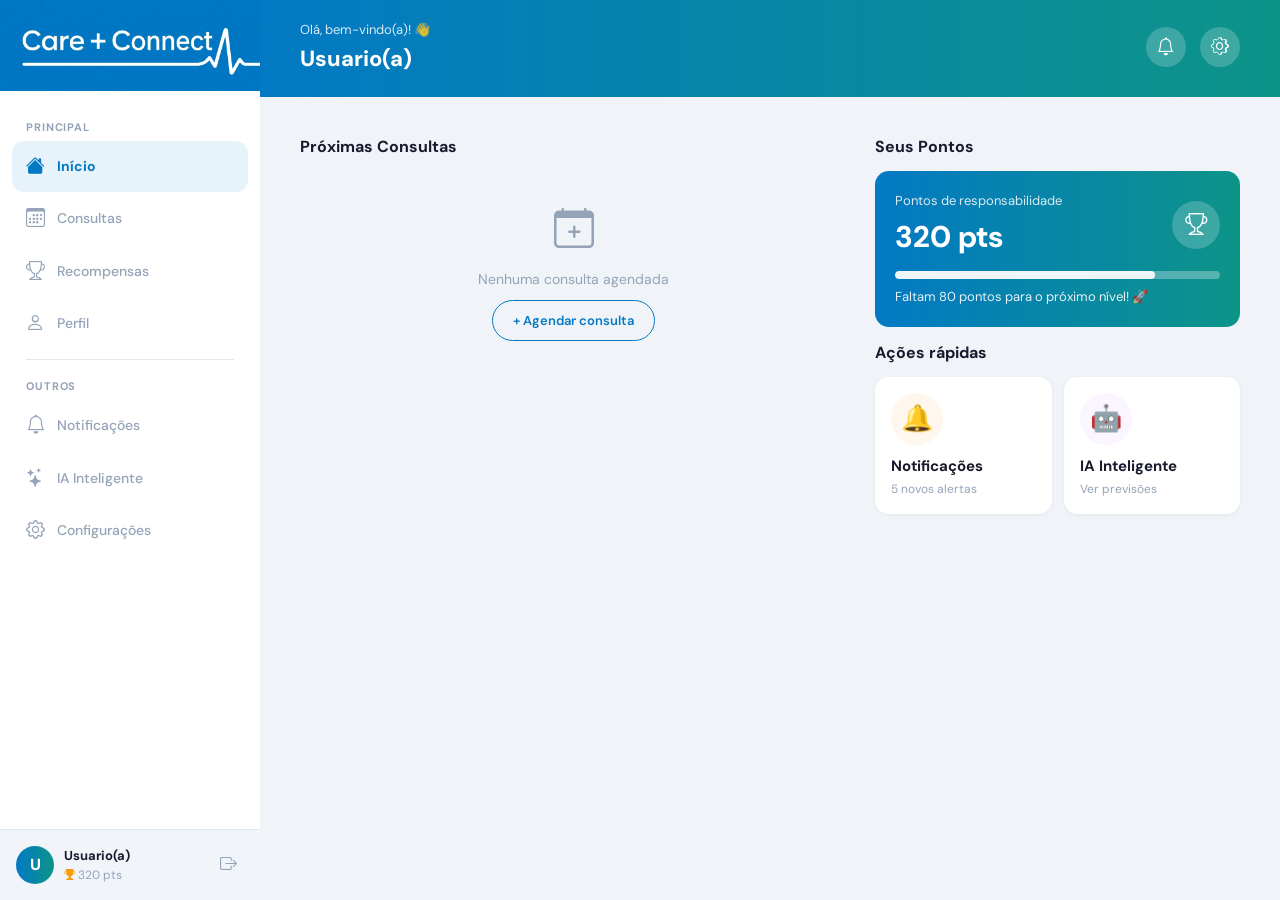
<file: pages/home.html>
<!DOCTYPE html>
<html lang="pt-BR">
<head>
  <meta charset="UTF-8" />
  <meta name="viewport" content="width=device-width, initial-scale=1.0, maximum-scale=1.0, user-scalable=no" />
  <title>Care+ Connect — Início</title>
  <link href="https://cdn.jsdelivr.net/npm/bootstrap@5.3.3/dist/css/bootstrap.min.css" rel="stylesheet" />
  <link href="https://cdn.jsdelivr.net/npm/bootstrap-icons@1.11.3/font/bootstrap-icons.min.css" rel="stylesheet" />
  <link href="https://fonts.googleapis.com/css2?family=DM+Sans:opsz,wght@9..40,300;9..40,400;9..40,500;9..40,600;9..40,700;9..40,800&display=swap" rel="stylesheet" />
  <link rel="icon" href="../assets/img/icon.png" type="icon.png" />
  <link rel="stylesheet" href="../css/style.css" />
  <style>
    /* ── Mobile only: pontos / notificações / IA acima das consultas ── */
    @media (max-width: 1023px) {
      .dg-row {
        display: flex;
        flex-direction: column;
      }
      .dg-row > div:first-child { order: 2; } /* Próximas Consultas → desce */
      .dg-row > div:last-child  { order: 1; } /* Pontos + Ações      → sobe  */
    }
  </style>
</head>
<body data-page="home">
  <div id="app">

    <!-- ═══ SIDEBAR (desktop only) ═══════════════════════════════ -->
    <aside id="sidebar">
      <div class="sb-brand">
        <img src="../assets/img/care_connect_logo.png" alt="Care+ Connect" class="sb-brand-img" />
      </div>

      <nav class="sb-nav">
        <div class="sb-section-label">Principal</div>
        <a href="home.html"        class="sb-link active"><i class="bi bi-house-fill"></i><span>Início</span></a>
        <a href="consultas.html"   class="sb-link"><i class="bi bi-calendar3"></i><span>Consultas</span></a>
        <a href="recompensas.html" class="sb-link"><i class="bi bi-trophy"></i><span>Recompensas</span></a>
        <a href="perfil.html"      class="sb-link"><i class="bi bi-person"></i><span>Perfil</span></a>
        <div class="sb-divider"></div>
        <div class="sb-section-label">Outros</div>
        <a href="notificacoes.html" class="sb-link"><i class="bi bi-bell"></i><span>Notificações</span></a>
        <a href="ia-predicao.html"  class="sb-link"><i class="bi bi-stars"></i><span>IA Inteligente</span></a>
        <a href="configuracoes.html" class="sb-link"><i class="bi bi-gear"></i><span>Configurações</span></a>
      </nav>

      <div class="sb-user">
        <div class="sb-avatar" id="sb-avatar">U</div>
        <div class="sb-user-info">
          <div class="sb-user-name" id="sb-user-name">Usuario(a)</div>
          <div class="sb-user-pts"><i class="bi bi-trophy-fill" style="color:#f59e0b;font-size:11px"></i> 320 pts</div>
        </div>
        <a href="../index.html" class="sb-logout" title="Sair"><i class="bi bi-box-arrow-right"></i></a>
      </div>
    </aside>

    <!-- ═══ MAIN ═══════════════════════════════════════════════════ -->
    <div id="main-wrap">
    <div id="phone-shell">

      <!-- HEADER -->
      <header class="g-header">
        <div class="g-header-top">
          <div style="flex:1">
            <div class="g-header-greeting">Olá, bem-vindo(a)! 👋</div>
            <div class="g-header-name" id="g-header-name">Usuario(a)</div>
          </div>
          <a href="notificacoes.html" class="g-header-btn" aria-label="Notificações">
            <i class="bi bi-bell"></i>
          </a>
          <a href="configuracoes.html" class="g-header-btn ms-1" aria-label="Configurações">
            <i class="bi bi-gear"></i>
          </a>
        </div>
      </header>

      <!-- CONTENT -->
      <div class="page-scroll">
        <main class="page-body">

          <!-- ── Desktop grid: consultas (left) + pontos/ações (right) ── -->
          <div class="dg-row dg-3-2">

            <!-- COLUNA ESQUERDA: Consultas (renderizadas dinamicamente pelo main.js) -->
            <div>
              <p class="section-title">Próximas Consultas</p>
              <div id="home-appt-list">
                <!-- skeleton enquanto carrega -->
                <div class="appt-card home-skeleton" style="border-left-color:#e2e8f0">
                  <div class="sk-line sk-w60"></div>
                  <div class="sk-line sk-w40" style="margin-top:6px"></div>
                  <div class="sk-line sk-w80" style="margin-top:10px"></div>
                </div>
              </div>
            </div>

            <!-- COLUNA DIREITA: Pontos + Ações -->
            <div>
              <p class="section-title">Seus Pontos</p>

              <div class="points-card">
                <div class="points-row">
                  <div>
                    <div class="points-label">Pontos de responsabilidade</div>
                    <div class="points-value">320 pts</div>
                  </div>
                  <div class="points-trophy"><i class="bi bi-trophy" style="font-size:22px;color:#fff"></i></div>
                </div>
                <div class="prog-track">
                  <div class="prog-fill" style="width:80%;background:rgba(255,255,255,.9)" data-pct="80%"></div>
                </div>
                <div class="points-hint">Faltam 80 pontos para o próximo nível! 🚀</div>
              </div>

              <p class="section-title">Ações rápidas</p>
              <div class="quick-actions">
                <a href="notificacoes.html" class="action-card">
                  <div class="action-icon">🔔</div>
                  <div class="action-title">Notificações</div>
                  <div class="action-sub">5 novos alertas</div>
                </a>
                <a href="ia-predicao.html" class="action-card">
                  <div class="action-icon" style="background:var(--purple-lt)">🤖</div>
                  <div class="action-title">IA Inteligente</div>
                  <div class="action-sub">Ver previsões</div>
                </a>
              </div>
            </div>

          </div><!-- /dg-row -->

        </main>
      </div>

      <!-- BOTTOM NAV (mobile/tablet) -->
      <nav id="bottom-nav">
        <a href="home.html"        class="nav-tab active"><i class="bi bi-house-fill"></i><span>Início</span></a>
        <a href="consultas.html"   class="nav-tab"><i class="bi bi-calendar3"></i><span>Consultas</span></a>
        <a href="recompensas.html" class="nav-tab"><i class="bi bi-trophy"></i><span>Recompensas</span></a>
        <a href="perfil.html"      class="nav-tab"><i class="bi bi-person"></i><span>Perfil</span></a>
      </nav>

    </div><!-- /phone-shell -->
    </div><!-- /main-wrap -->

  </div><!-- /app -->
  <script src="https://cdn.jsdelivr.net/npm/bootstrap@5.3.3/dist/js/bootstrap.bundle.min.js"></script>
  <script src="../js/main.js"></script>
</body>
</html>
</file>
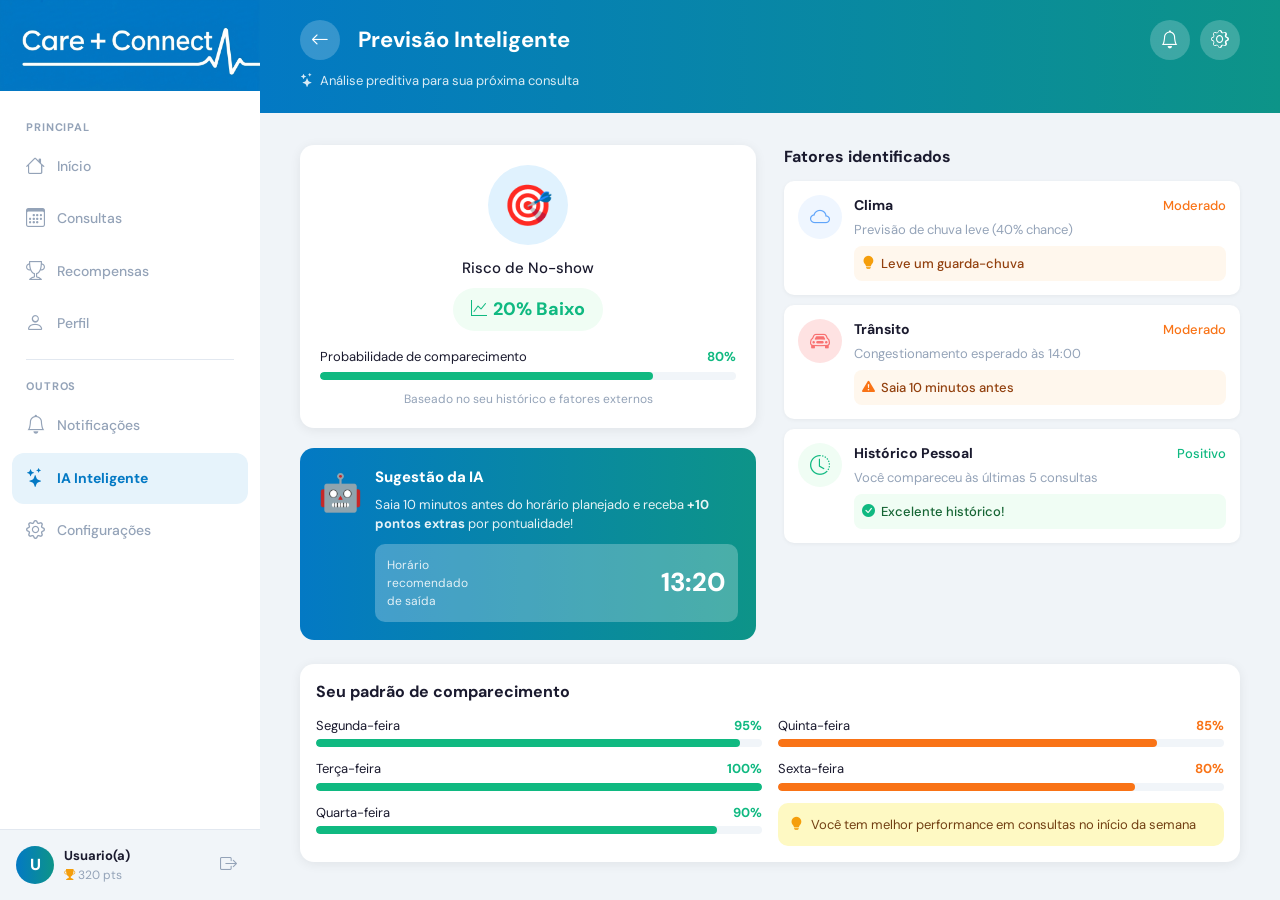
<file: pages/ia-predicao.html>
<!DOCTYPE html>
<html lang="pt-BR">
<head>
  <meta charset="UTF-8" />
  <meta name="viewport" content="width=device-width, initial-scale=1.0, maximum-scale=1.0, user-scalable=no" />
  <title>Care+ Connect — IA Inteligente</title>
  <link href="https://cdn.jsdelivr.net/npm/bootstrap@5.3.3/dist/css/bootstrap.min.css" rel="stylesheet" />
  <link href="https://cdn.jsdelivr.net/npm/bootstrap-icons@1.11.3/font/bootstrap-icons.min.css" rel="stylesheet" />
  <link href="https://fonts.googleapis.com/css2?family=DM+Sans:opsz,wght@9..40,300;9..40,400;9..40,500;9..40,600;9..40,700;9..40,800&display=swap" rel="stylesheet" />
  <link rel="icon" href="../assets/img/icon.png" type="icon.png" />
  <link rel="stylesheet" href="../css/style.css" />
</head>
<body data-page="ia-predicao">
  <div id="app">

    <!-- SIDEBAR -->
    <aside id="sidebar">
      <div class="sb-brand">
        <img src="../assets/img/care_connect_logo.png" alt="Care+ Connect" class="sb-brand-img" />
      </div>
      <nav class="sb-nav">
        <div class="sb-section-label">Principal</div>
        <a href="home.html"        class="sb-link"><i class="bi bi-house"></i><span>Início</span></a>
        <a href="consultas.html"   class="sb-link"><i class="bi bi-calendar3"></i><span>Consultas</span></a>
        <a href="recompensas.html" class="sb-link"><i class="bi bi-trophy"></i><span>Recompensas</span></a>
        <a href="perfil.html"      class="sb-link"><i class="bi bi-person"></i><span>Perfil</span></a>
        <div class="sb-divider"></div>
        <div class="sb-section-label">Outros</div>
        <a href="notificacoes.html"  class="sb-link"><i class="bi bi-bell"></i><span>Notificações</span></a>
        <a href="ia-predicao.html"   class="sb-link active"><i class="bi bi-stars"></i><span>IA Inteligente</span></a>
        <a href="configuracoes.html" class="sb-link"><i class="bi bi-gear"></i><span>Configurações</span></a>
      </nav>
      <div class="sb-user">
        <div class="sb-avatar" id="sb-avatar">U</div>
        <div class="sb-user-info"><div class="sb-user-name" id="sb-user-name">Usuario(a)</div><div class="sb-user-pts"><i class="bi bi-trophy-fill" style="color:#f59e0b;font-size:11px"></i> 320 pts</div></div>
        <a href="../index.html" class="sb-logout" title="Sair"><i class="bi bi-box-arrow-right"></i></a>
      </div>
    </aside>

    <!-- MAIN -->
    <div id="main-wrap">
    <div id="phone-shell">

      <header class="g-header">
        <div class="g-header-top">
          <a href="home.html" class="g-header-btn me-2"><i class="bi bi-arrow-left"></i></a>
          <h1 class="g-header-title">Previsão Inteligente</h1>
          <a href="notificacoes.html" class="g-header-btn"><i class="bi bi-bell"></i></a>
          <a href="configuracoes.html" class="g-header-btn"><i class="bi bi-gear"></i></a>
        </div>
        <div class="g-header-sub" style="display:flex;align-items:center;gap:6px">
          <i class="bi bi-stars" style="color:rgba(255,255,255,.85);font-size:14px"></i>
          <span style="color:rgba(255,255,255,.85);font-size:13px">Análise preditiva para sua próxima consulta</span>
        </div>
      </header>

      <div class="page-scroll">
        <main class="page-body">

          <!-- Desktop: 2 colunas (risco+IA esq / fatores dir) -->
          <div class="dg-row dg-2">

            <!-- Coluna esquerda: Risco + Sugestão IA -->
            <div>
              <div class="risk-card">
                <div class="risk-target">🎯</div>
                <div class="risk-lbl">Risco de No-show</div>
                <div class="risk-badge">
                  <i class="bi bi-graph-up" style="color:var(--accent)"></i>
                  <span class="risk-val">20% Baixo</span>
                </div>
                <div class="prob-row">
                  <span class="prob-lbl">Probabilidade de comparecimento</span>
                  <span class="prob-pct">80%</span>
                </div>
                <div class="prog-track dark">
                  <div class="prog-fill" style="width:80%;background:var(--accent)" data-pct="80%"></div>
                </div>
                <div class="prob-note">Baseado no seu histórico e fatores externos</div>
              </div>

              <div class="ai-suggest">
                <span class="ai-robot">🤖</span>
                <div style="flex:1">
                  <div class="ai-title">Sugestão da IA</div>
                  <div class="ai-text">Saia 10 minutos antes do horário planejado e receba <strong>+10 pontos extras</strong> por pontualidade!</div>
                  <div class="ai-time-box">
                    <div class="ai-time-lbl">Horário<br>recomendado<br>de saída</div>
                    <div class="ai-time-val">13:20</div>
                  </div>
                </div>
              </div>
            </div>

            <!-- Coluna direita: Fatores -->
            <div>
              <p class="section-title" style="margin-top:0">Fatores identificados</p>

              <div class="factor-card">
                <div class="factor-icon" style="background:#eff6ff"><i class="bi bi-cloud" style="color:#60a5fa;font-size:20px"></i></div>
                <div class="factor-info">
                  <div class="factor-header"><span class="factor-title">Clima</span><span class="factor-level" style="color:var(--orange)">Moderado</span></div>
                  <div class="factor-desc">Previsão de chuva leve (40% chance)</div>
                  <div class="factor-tip" style="background:var(--orange-lt);color:#92400e">
                    <i class="bi bi-lightbulb-fill" style="color:var(--warning)"></i> Leve um guarda-chuva
                  </div>
                </div>
              </div>

              <div class="factor-card">
                <div class="factor-icon" style="background:#fee2e2"><i class="bi bi-car-front" style="color:#f87171;font-size:20px"></i></div>
                <div class="factor-info">
                  <div class="factor-header"><span class="factor-title">Trânsito</span><span class="factor-level" style="color:var(--orange)">Moderado</span></div>
                  <div class="factor-desc">Congestionamento esperado às 14:00</div>
                  <div class="factor-tip" style="background:var(--orange-lt);color:#92400e">
                    <i class="bi bi-exclamation-triangle-fill" style="color:var(--orange)"></i> Saia 10 minutos antes
                  </div>
                </div>
              </div>

              <div class="factor-card">
                <div class="factor-icon" style="background:var(--green-lt)"><i class="bi bi-clock-history" style="color:var(--accent);font-size:20px"></i></div>
                <div class="factor-info">
                  <div class="factor-header"><span class="factor-title">Histórico Pessoal</span><span class="factor-level" style="color:var(--accent)">Positivo</span></div>
                  <div class="factor-desc">Você compareceu às últimas 5 consultas</div>
                  <div class="factor-tip" style="background:var(--green-lt);color:#166534">
                    <i class="bi bi-check-circle-fill" style="color:var(--accent)"></i> Excelente histórico!
                  </div>
                </div>
              </div>
            </div>

          </div><!-- /dg-row -->

          <!-- Padrão de comparecimento (largura total) -->
          <div class="pattern-card mt-2">
            <p class="section-title" style="margin-top:0">Seu padrão de comparecimento</p>

            <!-- Desktop: barras em 2 colunas usando grid interno -->
            <div class="dg-row dg-2" style="gap:16px">
              <div>
                <div class="bar-row">
                  <div class="bar-header"><span class="bar-day">Segunda-feira</span><span class="bar-pct" style="color:var(--accent)">95%</span></div>
                  <div class="bar-track"><div class="bar-fill" style="width:95%;background:var(--accent)" data-pct="95%"></div></div>
                </div>
                <div class="bar-row">
                  <div class="bar-header"><span class="bar-day">Terça-feira</span><span class="bar-pct" style="color:var(--accent)">100%</span></div>
                  <div class="bar-track"><div class="bar-fill" style="width:100%;background:var(--accent)" data-pct="100%"></div></div>
                </div>
                <div class="bar-row">
                  <div class="bar-header"><span class="bar-day">Quarta-feira</span><span class="bar-pct" style="color:var(--accent)">90%</span></div>
                  <div class="bar-track"><div class="bar-fill" style="width:90%;background:var(--accent)" data-pct="90%"></div></div>
                </div>
              </div>
              <div>
                <div class="bar-row">
                  <div class="bar-header"><span class="bar-day">Quinta-feira</span><span class="bar-pct" style="color:var(--orange)">85%</span></div>
                  <div class="bar-track"><div class="bar-fill" style="width:85%;background:var(--orange)" data-pct="85%"></div></div>
                </div>
                <div class="bar-row">
                  <div class="bar-header"><span class="bar-day">Sexta-feira</span><span class="bar-pct" style="color:var(--orange)">80%</span></div>
                  <div class="bar-track"><div class="bar-fill" style="width:80%;background:var(--orange)" data-pct="80%"></div></div>
                </div>
                <div class="pattern-tip" style="margin-top:8px">
                  <i class="bi bi-lightbulb-fill" style="color:var(--warning);flex-shrink:0"></i>
                  <span>Você tem melhor performance em consultas no início da semana</span>
                </div>
              </div>
            </div>

          </div>

        </main>
      </div>

      <nav id="bottom-nav">
        <a href="home.html"        class="nav-tab"><i class="bi bi-house"></i><span>Início</span></a>
        <a href="consultas.html"   class="nav-tab"><i class="bi bi-calendar3"></i><span>Consultas</span></a>
        <a href="recompensas.html" class="nav-tab"><i class="bi bi-trophy"></i><span>Recompensas</span></a>
        <a href="perfil.html"      class="nav-tab"><i class="bi bi-person"></i><span>Perfil</span></a>
      </nav>

    </div>
    </div>
  </div>
  <script src="https://cdn.jsdelivr.net/npm/bootstrap@5.3.3/dist/js/bootstrap.bundle.min.js"></script>
  <script src="../js/main.js"></script>
</body>
</html>
</file>
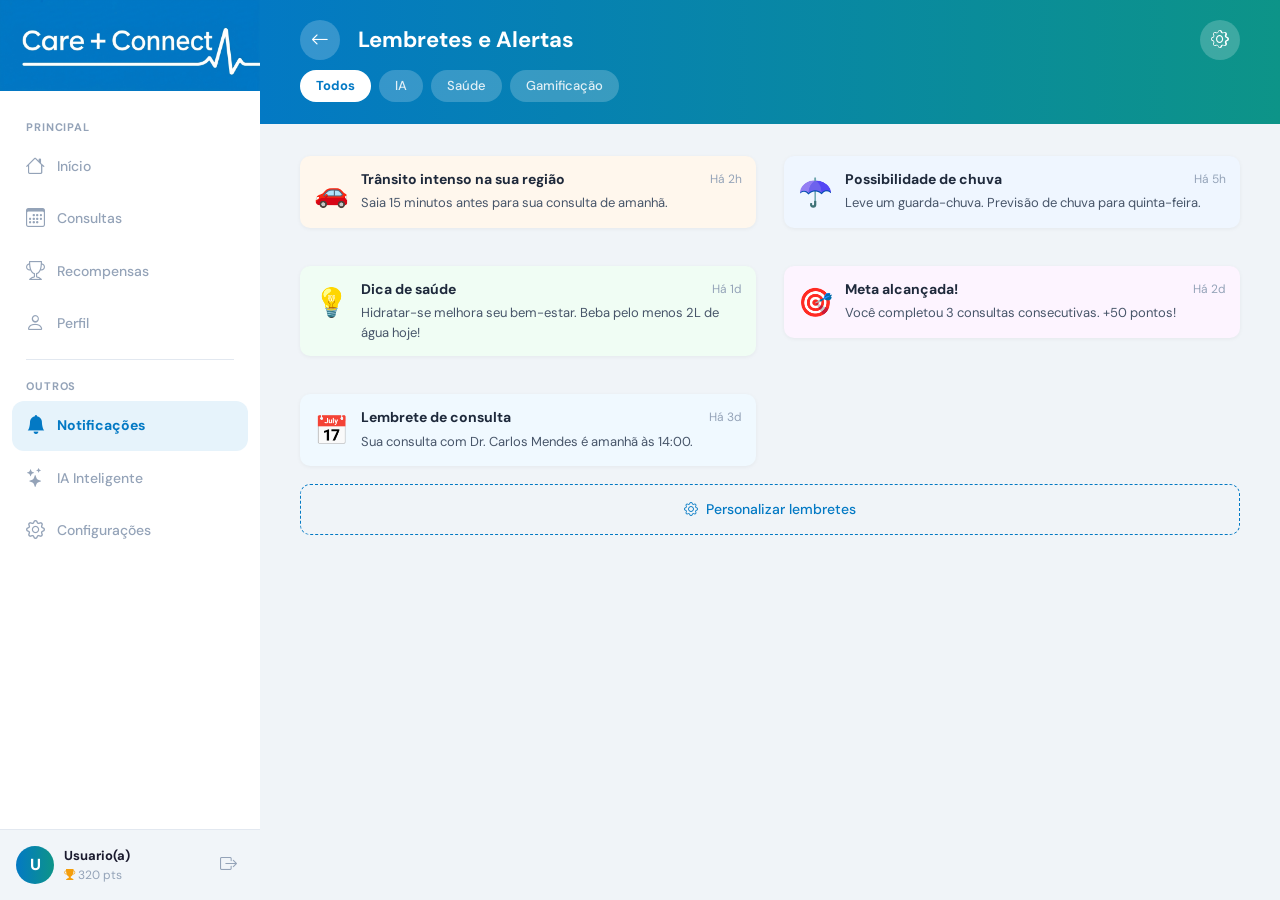
<file: pages/notificacoes.html>
<!DOCTYPE html>
<html lang="pt-BR">
<head>
  <meta charset="UTF-8" />
  <meta name="viewport" content="width=device-width, initial-scale=1.0, maximum-scale=1.0, user-scalable=no" />
  <title>Care+ Connect — Notificações</title>
  <link href="https://cdn.jsdelivr.net/npm/bootstrap@5.3.3/dist/css/bootstrap.min.css" rel="stylesheet" />
  <link href="https://cdn.jsdelivr.net/npm/bootstrap-icons@1.11.3/font/bootstrap-icons.min.css" rel="stylesheet" />
  <link href="https://fonts.googleapis.com/css2?family=DM+Sans:opsz,wght@9..40,300;9..40,400;9..40,500;9..40,600;9..40,700;9..40,800&display=swap" rel="stylesheet" />
  <link rel="icon" href="../assets/img/icon.png" type="icon.png" />
  <link rel="stylesheet" href="../css/style.css" />
</head>
<body data-page="notificacoes">
  <div id="app">

    <!-- SIDEBAR -->
    <aside id="sidebar">
      <div class="sb-brand">
        <img src="../assets/img/care_connect_logo.png" alt="Care+ Connect" class="sb-brand-img" />
      </div>
      <nav class="sb-nav">
        <div class="sb-section-label">Principal</div>
        <a href="home.html"        class="sb-link"><i class="bi bi-house"></i><span>Início</span></a>
        <a href="consultas.html"   class="sb-link"><i class="bi bi-calendar3"></i><span>Consultas</span></a>
        <a href="recompensas.html" class="sb-link"><i class="bi bi-trophy"></i><span>Recompensas</span></a>
        <a href="perfil.html"      class="sb-link"><i class="bi bi-person"></i><span>Perfil</span></a>
        <div class="sb-divider"></div>
        <div class="sb-section-label">Outros</div>
        <a href="notificacoes.html"  class="sb-link active"><i class="bi bi-bell-fill"></i><span>Notificações</span></a>
        <a href="ia-predicao.html"   class="sb-link"><i class="bi bi-stars"></i><span>IA Inteligente</span></a>
        <a href="configuracoes.html" class="sb-link"><i class="bi bi-gear"></i><span>Configurações</span></a>
      </nav>
      <div class="sb-user">
        <div class="sb-avatar" id="sb-avatar">U</div>
        <div class="sb-user-info"><div class="sb-user-name" id="sb-user-name">Usuario(a)</div><div class="sb-user-pts"><i class="bi bi-trophy-fill" style="color:#f59e0b;font-size:11px"></i> 320 pts</div></div>
        <a href="../index.html" class="sb-logout" title="Sair"><i class="bi bi-box-arrow-right"></i></a>
      </div>
    </aside>

    <!-- MAIN -->
    <div id="main-wrap">
    <div id="phone-shell">

      <header class="g-header">
        <div class="g-header-top">
          <a href="home.html" class="g-header-btn me-2"><i class="bi bi-arrow-left"></i></a>
          <h1 class="g-header-title">Lembretes e Alertas</h1>
          <a href="configuracoes.html" class="g-header-btn"><i class="bi bi-gear"></i></a>
        </div>
        <div class="notif-chips">
          <button class="chip active" data-category="Todos">Todos</button>
          <button class="chip" data-category="IA">IA</button>
          <button class="chip" data-category="Saúde">Saúde</button>
          <button class="chip" data-category="Gamificação">Gamificação</button>
        </div>
      </header>

      <div class="page-scroll">
        <main class="page-body">

          <!-- Desktop: cards em 2 colunas -->
          <div class="dg-row dg-2" id="notif-grid">

            <div class="notif-card" data-category="IA" style="background:#fff7ed">
              <span class="notif-icon">🚗</span>
              <div class="notif-body">
                <div class="notif-top"><span class="notif-title">Trânsito intenso na sua região</span><span class="notif-time">Há 2h</span></div>
                <div class="notif-desc">Saia 15 minutos antes para sua consulta de amanhã.</div>
              </div>
            </div>

            <div class="notif-card" data-category="IA" style="background:#eff6ff">
              <span class="notif-icon">☂️</span>
              <div class="notif-body">
                <div class="notif-top"><span class="notif-title">Possibilidade de chuva</span><span class="notif-time">Há 5h</span></div>
                <div class="notif-desc">Leve um guarda-chuva. Previsão de chuva para quinta-feira.</div>
              </div>
            </div>

            <div class="notif-card" data-category="Saúde" style="background:#f0fdf4">
              <span class="notif-icon">💡</span>
              <div class="notif-body">
                <div class="notif-top"><span class="notif-title">Dica de saúde</span><span class="notif-time">Há 1d</span></div>
                <div class="notif-desc">Hidratar-se melhora seu bem-estar. Beba pelo menos 2L de água hoje!</div>
              </div>
            </div>

            <div class="notif-card" data-category="Gamificação" style="background:#fdf4ff">
              <span class="notif-icon">🎯</span>
              <div class="notif-body">
                <div class="notif-top"><span class="notif-title">Meta alcançada!</span><span class="notif-time">Há 2d</span></div>
                <div class="notif-desc">Você completou 3 consultas consecutivas. +50 pontos!</div>
              </div>
            </div>

            <div class="notif-card" data-category="Saúde" style="background:#f0f9ff">
              <span class="notif-icon">📅</span>
              <div class="notif-body">
                <div class="notif-top"><span class="notif-title">Lembrete de consulta</span><span class="notif-time">Há 3d</span></div>
                <div class="notif-desc">Sua consulta com Dr. Carlos Mendes é amanhã às 14:00.</div>
              </div>
            </div>

          </div><!-- /notif-grid -->

          <div id="notif-empty" class="empty-state" style="display:none">
            <i class="bi bi-bell-slash"></i>
            <p>Nenhum alerta nesta categoria</p>
          </div>

          <a href="configuracoes.html" class="btn-customize">
            <i class="bi bi-gear"></i> Personalizar lembretes
          </a>

        </main>
      </div>

      <nav id="bottom-nav">
        <a href="home.html"        class="nav-tab"><i class="bi bi-house"></i><span>Início</span></a>
        <a href="consultas.html"   class="nav-tab"><i class="bi bi-calendar3"></i><span>Consultas</span></a>
        <a href="recompensas.html" class="nav-tab"><i class="bi bi-trophy"></i><span>Recompensas</span></a>
        <a href="perfil.html"      class="nav-tab"><i class="bi bi-person"></i><span>Perfil</span></a>
      </nav>

    </div>
    </div>
  </div>
  <script src="https://cdn.jsdelivr.net/npm/bootstrap@5.3.3/dist/js/bootstrap.bundle.min.js"></script>
  <script src="../js/main.js"></script>
</body>
</html>
</file>
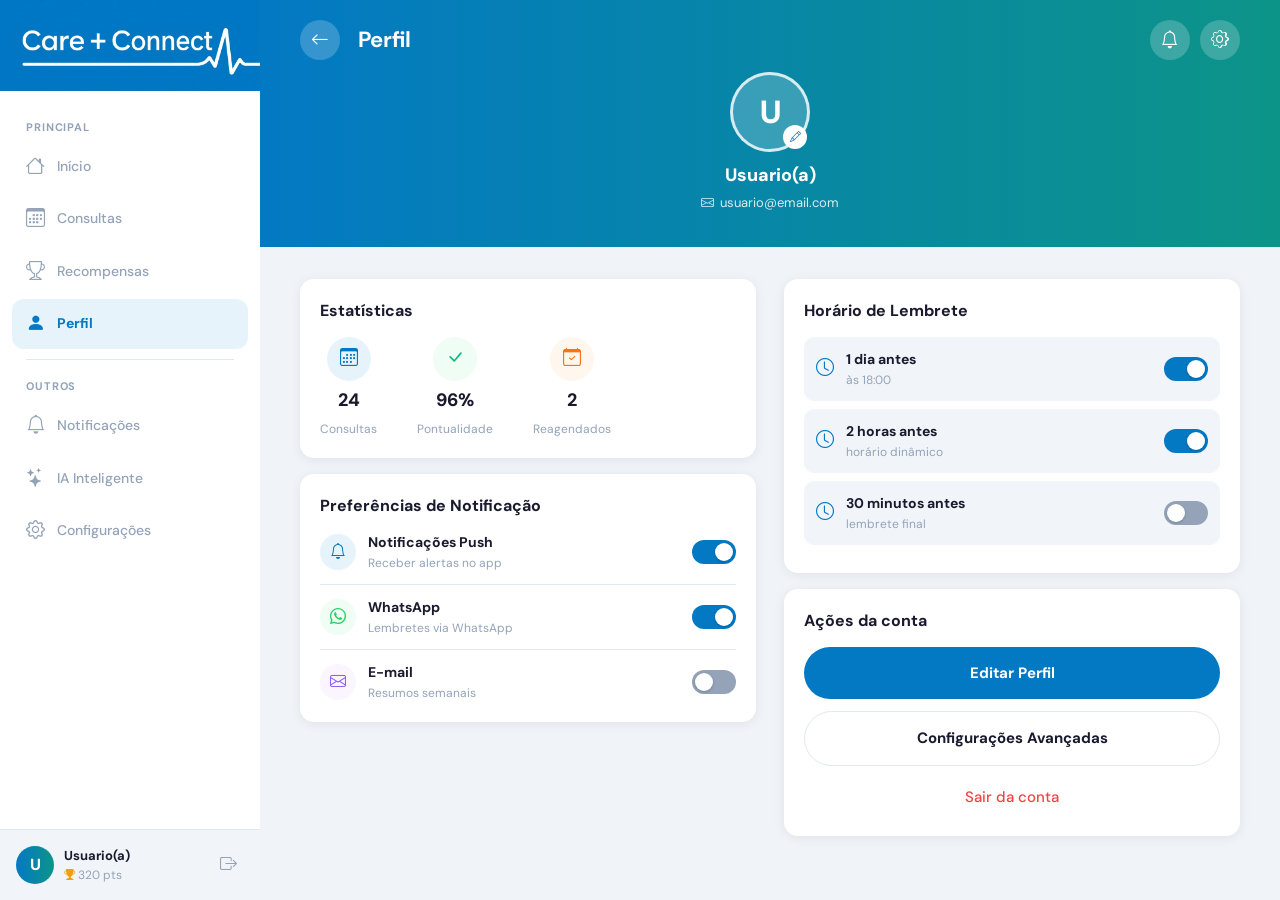
<file: pages/perfil.html>
<!DOCTYPE html>
<html lang="pt-BR">
<head>
  <meta charset="UTF-8" />
  <meta name="viewport" content="width=device-width, initial-scale=1.0, maximum-scale=1.0, user-scalable=no" />
  <title>Care+ Connect — Perfil</title>
  <link href="https://cdn.jsdelivr.net/npm/bootstrap@5.3.3/dist/css/bootstrap.min.css" rel="stylesheet" />
  <link href="https://cdn.jsdelivr.net/npm/bootstrap-icons@1.11.3/font/bootstrap-icons.min.css" rel="stylesheet" />
  <link href="https://fonts.googleapis.com/css2?family=DM+Sans:opsz,wght@9..40,300;9..40,400;9..40,500;9..40,600;9..40,700;9..40,800&display=swap" rel="stylesheet" />
  <link rel="icon" href="../assets/img/icon.png" type="icon.png" />
  <link rel="stylesheet" href="../css/style.css" />
</head>
<body data-page="perfil">
  <div id="app">

    <!-- SIDEBAR -->
    <aside id="sidebar">
      <div class="sb-brand">
        <img src="../assets/img/care_connect_logo.png" alt="Care+ Connect" class="sb-brand-img" />
      </div>
      <nav class="sb-nav">
        <div class="sb-section-label">Principal</div>
        <a href="home.html"        class="sb-link"><i class="bi bi-house"></i><span>Início</span></a>
        <a href="consultas.html"   class="sb-link"><i class="bi bi-calendar3"></i><span>Consultas</span></a>
        <a href="recompensas.html" class="sb-link"><i class="bi bi-trophy"></i><span>Recompensas</span></a>
        <a href="perfil.html"      class="sb-link active"><i class="bi bi-person-fill"></i><span>Perfil</span></a>
        <div class="sb-divider"></div>
        <div class="sb-section-label">Outros</div>
        <a href="notificacoes.html"  class="sb-link"><i class="bi bi-bell"></i><span>Notificações</span></a>
        <a href="ia-predicao.html"   class="sb-link"><i class="bi bi-stars"></i><span>IA Inteligente</span></a>
        <a href="configuracoes.html" class="sb-link"><i class="bi bi-gear"></i><span>Configurações</span></a>
      </nav>
      <div class="sb-user">
        <div class="sb-avatar" id="sb-avatar">U</div>
        <div class="sb-user-info">
          <div class="sb-user-name" id="sb-user-name">Usuario(a)</div>
          <div class="sb-user-pts"><i class="bi bi-trophy-fill" style="color:#f59e0b;font-size:11px"></i> 320 pts</div>
        </div>
        <a href="../index.html" class="sb-logout" title="Sair"><i class="bi bi-box-arrow-right"></i></a>
      </div>
    </aside>

    <!-- MAIN -->
    <div id="main-wrap">
    <div id="phone-shell">

      <header class="g-header">
        <div class="g-header-top">
          <a href="home.html" class="g-header-btn me-2"><i class="bi bi-arrow-left"></i></a>
          <h1 class="g-header-title">Perfil</h1>
          <a href="notificacoes.html" class="g-header-btn"><i class="bi bi-bell"></i></a>
          <a href="configuracoes.html" class="g-header-btn"><i class="bi bi-gear"></i></a>
        </div>
        <div class="avatar-area">
          <div class="avatar-circle" id="avatar-circle">U<div class="avatar-edit"><i class="bi bi-pencil"></i></div></div>
          <div class="profile-name" id="profile-name">Usuario(a)</div>
          <div class="profile-email-row">
            <i class="bi bi-envelope" style="color:rgba(255,255,255,.8);font-size:13px"></i>
            <span class="profile-email" id="profile-email">usuario@email.com</span>
          </div>
        </div>
      </header>

      <div class="page-scroll">
        <main class="page-body">

          <div class="dg-row dg-2">

            <!-- Coluna esquerda -->
            <div>
              <div class="cc-card">
                <div class="cc-card-title">Estatísticas</div>
                <div class="stats-row">
                  <div class="stat-item">
                    <div class="stat-icon" style="background:var(--blue-lt)"><i class="bi bi-calendar3" style="color:var(--primary)"></i></div>
                    <span class="stat-val">24</span><span class="stat-label">Consultas</span>
                  </div>
                  <div class="stat-item">
                    <div class="stat-icon" style="background:var(--green-lt)"><i class="bi bi-check-lg" style="color:var(--accent)"></i></div>
                    <span class="stat-val">96%</span><span class="stat-label">Pontualidade</span>
                  </div>
                  <div class="stat-item">
                    <div class="stat-icon" style="background:var(--orange-lt)"><i class="bi bi-calendar-check" style="color:var(--orange)"></i></div>
                    <span class="stat-val">2</span><span class="stat-label">Reagendados</span>
                  </div>
                </div>
              </div>

              <div class="cc-card">
                <div class="cc-card-title">Preferências de Notificação</div>
                <div class="setting-row">
                  <div class="setting-icon" style="background:var(--blue-lt)"><i class="bi bi-bell" style="color:var(--primary)"></i></div>
                  <div class="flex-grow-1"><div class="setting-lbl">Notificações Push</div><div class="setting-desc">Receber alertas no app</div></div>
                  <input type="checkbox" class="cc-toggle" checked />
                </div>
                <div class="divider-hr"></div>
                <div class="setting-row">
                  <div class="setting-icon" style="background:var(--green-lt)"><i class="bi bi-whatsapp" style="color:#25d366"></i></div>
                  <div class="flex-grow-1"><div class="setting-lbl">WhatsApp</div><div class="setting-desc">Lembretes via WhatsApp</div></div>
                  <input type="checkbox" class="cc-toggle" checked />
                </div>
                <div class="divider-hr"></div>
                <div class="setting-row">
                  <div class="setting-icon" style="background:var(--purple-lt)"><i class="bi bi-envelope" style="color:var(--purple)"></i></div>
                  <div class="flex-grow-1"><div class="setting-lbl">E-mail</div><div class="setting-desc">Resumos semanais</div></div>
                  <input type="checkbox" class="cc-toggle" />
                </div>
              </div>
            </div>

            <!-- Coluna direita -->
            <div>
              <div class="cc-card">
                <div class="cc-card-title">Horário de Lembrete</div>
                <div class="reminder-row">
                  <i class="bi bi-clock" style="color:var(--primary);font-size:18px;flex-shrink:0"></i>
                  <div class="flex-grow-1"><div class="setting-lbl">1 dia antes</div><div class="setting-desc">às 18:00</div></div>
                  <input type="checkbox" class="cc-toggle" checked />
                </div>
                <div class="reminder-row">
                  <i class="bi bi-clock" style="color:var(--primary);font-size:18px;flex-shrink:0"></i>
                  <div class="flex-grow-1"><div class="setting-lbl">2 horas antes</div><div class="setting-desc">horário dinâmico</div></div>
                  <input type="checkbox" class="cc-toggle" checked />
                </div>
                <div class="reminder-row">
                  <i class="bi bi-clock" style="color:var(--primary);font-size:18px;flex-shrink:0"></i>
                  <div class="flex-grow-1"><div class="setting-lbl">30 minutos antes</div><div class="setting-desc">lembrete final</div></div>
                  <input type="checkbox" class="cc-toggle" />
                </div>
              </div>

              <div class="cc-card">
                <div class="cc-card-title">Ações da conta</div>
                <button class="btn-profile btn-blue" id="btn-editar-perfil">Editar Perfil</button>
                <a href="configuracoes.html" class="btn-profile btn-bordered d-flex align-items-center justify-content-center" style="border:1.5px solid var(--border)">
                  Configurações Avançadas
                </a>
                <button class="btn-logout" id="btn-logout">Sair da conta</button>
              </div>
            </div>

          </div><!-- /dg-row -->

        </main>
      </div>

      <nav id="bottom-nav">
        <a href="home.html"        class="nav-tab"><i class="bi bi-house"></i><span>Início</span></a>
        <a href="consultas.html"   class="nav-tab"><i class="bi bi-calendar3"></i><span>Consultas</span></a>
        <a href="recompensas.html" class="nav-tab"><i class="bi bi-trophy"></i><span>Recompensas</span></a>
        <a href="perfil.html"      class="nav-tab active"><i class="bi bi-person-fill"></i><span>Perfil</span></a>
      </nav>

    </div>
    </div>
  </div>

  <!-- MODAL — EDITAR PERFIL -->
  <div class="modal fade" id="modalEditarPerfil" tabindex="-1" aria-labelledby="modalEditarPerfilLabel" aria-hidden="true">
    <div class="modal-dialog modal-dialog-centered">
      <div class="modal-content" style="border-radius:16px;border:none;font-family:var(--font,'DM Sans',sans-serif);">

        <div class="modal-header" style="border-bottom:1px solid var(--border,#e2e8f0);padding:20px 24px 16px;">
          <h5 class="modal-title fw-bold" id="modalEditarPerfilLabel" style="font-size:17px;color:var(--text,#1a1a2e)">
            <i class="bi bi-person-gear me-2" style="color:var(--primary,#0379C4)"></i>Editar Perfil
          </h5>
          <button type="button" class="btn-close" data-bs-dismiss="modal" aria-label="Fechar"></button>
        </div>

        <div class="modal-body" style="padding:20px 24px;">
          <p id="modal-erro" style="color:#ef4444;font-size:13px;min-height:18px;margin-bottom:4px;font-weight:500;"></p>

          <div class="mb-3">
            <label for="edit-nome" class="form-label fw-semibold" style="font-size:13px;color:var(--text,#1a1a2e)">Nome</label>
            <input type="text" id="edit-nome" class="form-control" placeholder="Seu nome completo"
              style="border-radius:10px;border:1.5px solid var(--border,#e2e8f0);font-size:14px;" />
            <div class="invalid-feedback">Informe seu nome.</div>
          </div>

          <div class="mb-3">
            <label for="edit-email" class="form-label fw-semibold" style="font-size:13px;color:var(--text,#1a1a2e)">E-mail</label>
            <input type="email" id="edit-email" class="form-control" placeholder="seu@email.com"
              style="border-radius:10px;border:1.5px solid var(--border,#e2e8f0);font-size:14px;" />
            <div class="invalid-feedback">Informe um e-mail válido.</div>
          </div>

          <hr style="border-color:var(--border,#e2e8f0);margin:20px 0 14px;" />
          <p style="font-size:12px;color:#64748b;margin-bottom:14px;">
            Deixe os campos de senha em branco para mantê-la inalterada.
          </p>

          <div class="mb-3">
            <label for="edit-senha" class="form-label fw-semibold" style="font-size:13px;color:var(--text,#1a1a2e)">Nova Senha</label>
            <div class="input-group">
              <input type="password" id="edit-senha" class="form-control" placeholder="Mínimo 6 caracteres"
                style="border-radius:10px 0 0 10px;border:1.5px solid var(--border,#e2e8f0);font-size:14px;" />
              <button class="btn btn-outline-secondary" type="button" data-toggle-senha="edit-senha"
                style="border-radius:0 10px 10px 0;border:1.5px solid var(--border,#e2e8f0);border-left:none;" aria-label="Mostrar senha">
                <i class="bi bi-eye"></i>
              </button>
              <div class="invalid-feedback">A senha deve ter pelo menos 6 caracteres.</div>
            </div>
          </div>

          <div class="mb-1">
            <label for="edit-confirmar" class="form-label fw-semibold" style="font-size:13px;color:var(--text,#1a1a2e)">Confirmar Senha</label>
            <div class="input-group">
              <input type="password" id="edit-confirmar" class="form-control" placeholder="Repita a nova senha"
                style="border-radius:10px 0 0 10px;border:1.5px solid var(--border,#e2e8f0);font-size:14px;" />
              <button class="btn btn-outline-secondary" type="button" data-toggle-senha="edit-confirmar"
                style="border-radius:0 10px 10px 0;border:1.5px solid var(--border,#e2e8f0);border-left:none;" aria-label="Mostrar confirmação">
                <i class="bi bi-eye"></i>
              </button>
              <div class="invalid-feedback">As senhas não coincidem.</div>
            </div>
          </div>
        </div>

        <div class="modal-footer" style="border-top:1px solid var(--border,#e2e8f0);padding:16px 24px;gap:10px;">
          <button type="button" class="btn btn-outline-secondary flex-fill" data-bs-dismiss="modal"
            style="border-radius:10px;font-weight:600;font-size:14px;">Cancelar</button>
          <button type="button" id="btn-salvar-perfil" class="btn flex-fill"
            style="border-radius:10px;font-weight:700;font-size:14px;background:var(--primary,#0379C4);color:#fff;">Salvar</button>
        </div>

      </div>
    </div>
  </div>

  <script src="https://cdn.jsdelivr.net/npm/bootstrap@5.3.3/dist/js/bootstrap.bundle.min.js"></script>
  <script src="../js/main.js"></script>
  <script src="../js/perfil.js"></script>
</body>
</html>
</file>
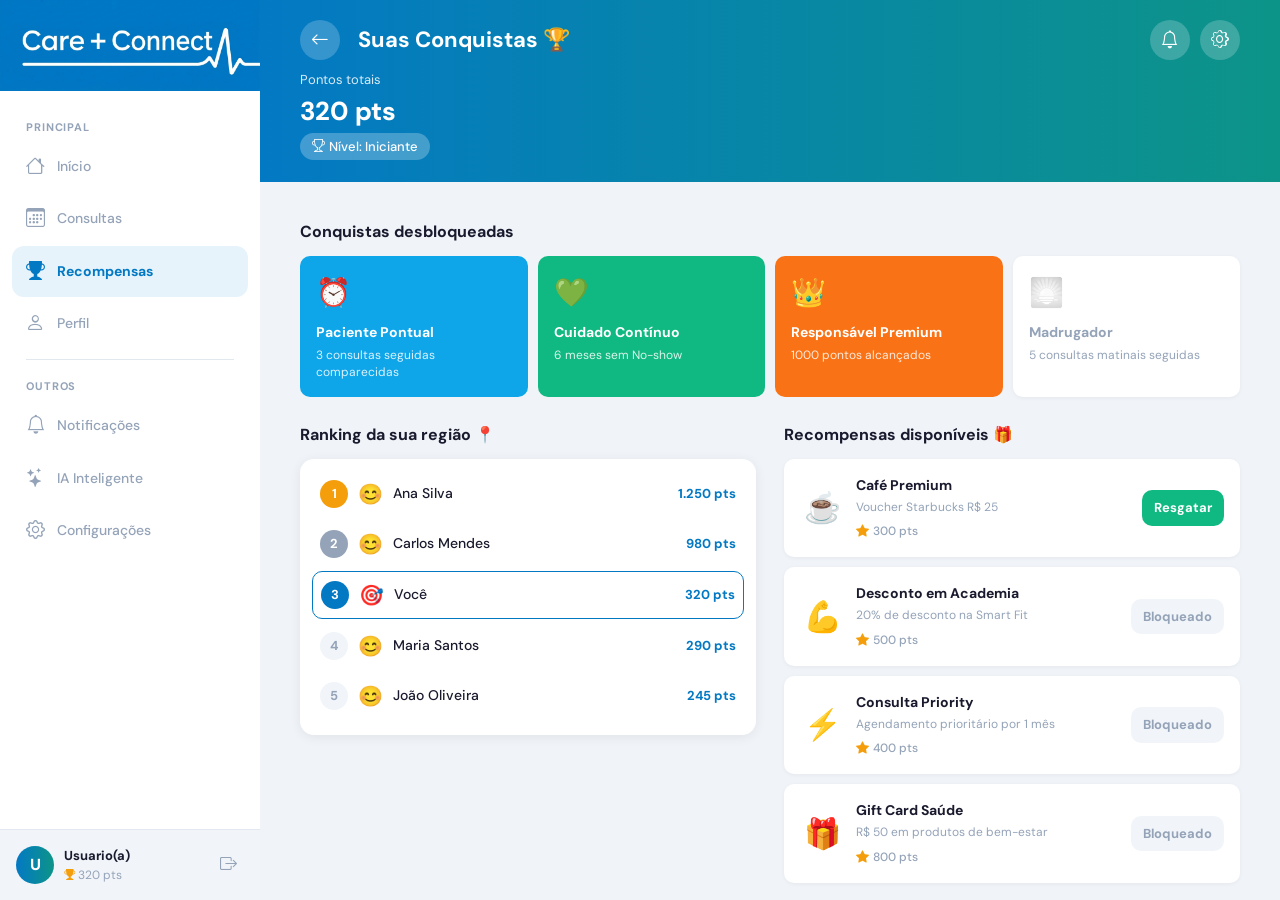
<file: pages/recompensas.html>
<!DOCTYPE html>
<html lang="pt-BR">
<head>
  <meta charset="UTF-8" />
  <meta name="viewport" content="width=device-width, initial-scale=1.0, maximum-scale=1.0, user-scalable=no" />
  <title>Care+ Connect — Recompensas</title>
  <link href="https://cdn.jsdelivr.net/npm/bootstrap@5.3.3/dist/css/bootstrap.min.css" rel="stylesheet" />
  <link href="https://cdn.jsdelivr.net/npm/bootstrap-icons@1.11.3/font/bootstrap-icons.min.css" rel="stylesheet" />
  <link href="https://fonts.googleapis.com/css2?family=DM+Sans:opsz,wght@9..40,300;9..40,400;9..40,500;9..40,600;9..40,700;9..40,800&display=swap" rel="stylesheet" />
  <link rel="icon" href="../assets/img/icon.png" type="icon.png" />
  <link rel="stylesheet" href="../css/style.css" />
</head>
<body data-page="recompensas">
  <div id="app">

    <!-- SIDEBAR -->
    <aside id="sidebar">
      <div class="sb-brand">
        <img src="../assets/img/care_connect_logo.png" alt="Care+ Connect" class="sb-brand-img" />
      </div>
      <nav class="sb-nav">
        <div class="sb-section-label">Principal</div>
        <a href="home.html"        class="sb-link"><i class="bi bi-house"></i><span>Início</span></a>
        <a href="consultas.html"   class="sb-link"><i class="bi bi-calendar3"></i><span>Consultas</span></a>
        <a href="recompensas.html" class="sb-link active"><i class="bi bi-trophy-fill"></i><span>Recompensas</span></a>
        <a href="perfil.html"      class="sb-link"><i class="bi bi-person"></i><span>Perfil</span></a>
        <div class="sb-divider"></div>
        <div class="sb-section-label">Outros</div>
        <a href="notificacoes.html"  class="sb-link"><i class="bi bi-bell"></i><span>Notificações</span></a>
        <a href="ia-predicao.html"   class="sb-link"><i class="bi bi-stars"></i><span>IA Inteligente</span></a>
        <a href="configuracoes.html" class="sb-link"><i class="bi bi-gear"></i><span>Configurações</span></a>
      </nav>
      <div class="sb-user">
        <div class="sb-avatar" id="sb-avatar">U</div>
        <div class="sb-user-info"><div class="sb-user-name" id="sb-user-name">Usuario(a)</div><div class="sb-user-pts"><i class="bi bi-trophy-fill" style="color:#f59e0b;font-size:11px"></i> 320 pts</div></div>
        <a href="../index.html" class="sb-logout" title="Sair"><i class="bi bi-box-arrow-right"></i></a>
      </div>
    </aside>

    <!-- MAIN -->
    <div id="main-wrap">
    <div id="phone-shell">

      <header class="g-header">
        <div class="g-header-top">
          <a href="home.html" class="g-header-btn me-2"><i class="bi bi-arrow-left"></i></a>
          <h1 class="g-header-title">Suas Conquistas 🏆</h1>
          <a href="notificacoes.html" class="g-header-btn" aria-label="Notificações">
            <i class="bi bi-bell"></i>
          </a>
          <a href="configuracoes.html" class="g-header-btn"><i class="bi bi-gear"></i></a>
        </div>
        <div class="g-header-sub">
          <div class="hdr-pts-label">Pontos totais</div>
          <div class="hdr-pts-value">320 pts</div>
          <span class="level-badge"><i class="bi bi-trophy"></i> Nível: Iniciante</span>
        </div>
      </header>

      <div class="page-scroll">
        <main class="page-body">

          <!-- Conquistas: 4 colunas no desktop -->
          <p class="section-title">Conquistas desbloqueadas</p>
          <div class="achieve-grid">
            <div class="achieve-card" style="background:#0ea5e9">
              <span class="achieve-icon">⏰</span>
              <div class="achieve-title" style="color:#fff">Paciente Pontual</div>
              <div class="achieve-desc" style="color:rgba(255,255,255,.85)">3 consultas seguidas comparecidas</div>
            </div>
            <div class="achieve-card" style="background:#10b981">
              <span class="achieve-icon">💚</span>
              <div class="achieve-title" style="color:#fff">Cuidado Contínuo</div>
              <div class="achieve-desc" style="color:rgba(255,255,255,.85)">6 meses sem No-show</div>
            </div>
            <div class="achieve-card" style="background:#f97316">
              <span class="achieve-icon">👑</span>
              <div class="achieve-title" style="color:#fff">Responsável Premium</div>
              <div class="achieve-desc" style="color:rgba(255,255,255,.85)">1000 pontos alcançados</div>
            </div>
            <div class="achieve-card locked">
              <span class="achieve-icon" style="filter:grayscale(1);opacity:.4">🌅</span>
              <div class="achieve-title" style="color:var(--muted-fg)">Madrugador</div>
              <div class="achieve-desc" style="color:var(--muted-fg)">5 consultas matinais seguidas</div>
            </div>
          </div>

          <!-- Desktop: Ranking (esq) + Recompensas (dir) -->
          <div class="dg-row dg-2">

            <!-- Ranking -->
            <div>
              <p class="section-title">Ranking da sua região 📍</p>
              <div class="rank-list">
                <div class="rank-row">
                  <div class="rank-badge" style="background:#f59e0b">1</div>
                  <span class="rank-emoji">😊</span><span class="rank-name">Ana Silva</span><span class="rank-pts">1.250 pts</span>
                </div>
                <div class="rank-row">
                  <div class="rank-badge" style="background:#94a3b8">2</div>
                  <span class="rank-emoji">😊</span><span class="rank-name">Carlos Mendes</span><span class="rank-pts">980 pts</span>
                </div>
                <div class="rank-row is-me">
                  <div class="rank-badge" style="background:var(--primary)">3</div>
                  <span class="rank-emoji">🎯</span><span class="rank-name">Você</span><span class="rank-pts">320 pts</span>
                </div>
                <div class="rank-row">
                  <div class="rank-badge" style="background:var(--muted);color:var(--muted-fg)">4</div>
                  <span class="rank-emoji">😊</span><span class="rank-name">Maria Santos</span><span class="rank-pts">290 pts</span>
                </div>
                <div class="rank-row">
                  <div class="rank-badge" style="background:var(--muted);color:var(--muted-fg)">5</div>
                  <span class="rank-emoji">😊</span><span class="rank-name">João Oliveira</span><span class="rank-pts">245 pts</span>
                </div>
              </div>
            </div>

            <!-- Recompensas -->
            <div>
              <p class="section-title">Recompensas disponíveis 🎁</p>

              <div class="reward-card" data-name="Café Premium" data-points="300">
                <span class="reward-icon">☕</span>
                <div class="reward-info">
                  <div class="reward-title">Café Premium</div>
                  <div class="reward-desc">Voucher Starbucks R$ 25</div>
                  <div class="reward-pts-row"><i class="bi bi-star-fill" style="color:#f59e0b;font-size:13px"></i><span class="reward-pts">300 pts</span></div>
                </div>
                <button class="reward-btn available">Resgatar</button>
              </div>

              <div class="reward-card" data-name="Desconto em Academia" data-points="500">
                <span class="reward-icon">💪</span>
                <div class="reward-info">
                  <div class="reward-title">Desconto em Academia</div>
                  <div class="reward-desc">20% de desconto na Smart Fit</div>
                  <div class="reward-pts-row"><i class="bi bi-star-fill" style="color:#f59e0b;font-size:13px"></i><span class="reward-pts">500 pts</span></div>
                </div>
                <button class="reward-btn locked-btn">Bloqueado</button>
              </div>

              <div class="reward-card" data-name="Consulta Priority" data-points="400">
                <span class="reward-icon">⚡</span>
                <div class="reward-info">
                  <div class="reward-title">Consulta Priority</div>
                  <div class="reward-desc">Agendamento prioritário por 1 mês</div>
                  <div class="reward-pts-row"><i class="bi bi-star-fill" style="color:#f59e0b;font-size:13px"></i><span class="reward-pts">400 pts</span></div>
                </div>
                <button class="reward-btn locked-btn">Bloqueado</button>
              </div>

              <div class="reward-card" data-name="Gift Card Saúde" data-points="800">
                <span class="reward-icon">🎁</span>
                <div class="reward-info">
                  <div class="reward-title">Gift Card Saúde</div>
                  <div class="reward-desc">R$ 50 em produtos de bem-estar</div>
                  <div class="reward-pts-row"><i class="bi bi-star-fill" style="color:#f59e0b;font-size:13px"></i><span class="reward-pts">800 pts</span></div>
                </div>
                <button class="reward-btn locked-btn">Bloqueado</button>
              </div>
            </div>

          </div><!-- /dg-row ranking + recompensas -->

          <!-- Missões: 2 colunas no desktop -->
          <p class="section-title">Missões Ativas 🎯</p>
          <div class="dg-row dg-2">

            <div class="mission-card">
              <span class="mission-icon">🎯</span>
              <div class="mission-info">
                <div class="mission-title-row">
                  <span class="mission-title">Compareça a 5 consultas seguidas</span>
                  <span class="mission-pts-badge"><i class="bi bi-star-fill" style="color:var(--primary);font-size:12px"></i><span class="mission-pts">+100</span></span>
                </div>
                <div class="mission-desc">Mantenha sua frequência perfeita</div>
                <div class="prog-info"><span class="prog-info-label">Progresso: 3/5</span><span class="prog-info-pct">60%</span></div>
                <div class="prog-track dark mt-1"><div class="bar-fill" style="width:60%;background:var(--primary)" data-pct="60%"></div></div>
              </div>
            </div>

            <div class="mission-card">
              <span class="mission-icon">✅</span>
              <div class="mission-info">
                <div class="mission-title-row">
                  <span class="mission-title">Confirme 3 consultas com antecedência</span>
                  <span class="mission-pts-badge"><i class="bi bi-star-fill" style="color:var(--primary);font-size:12px"></i><span class="mission-pts">+50</span></span>
                </div>
                <div class="mission-desc">Confirme pelo menos 24h antes</div>
                <div class="prog-info"><span class="prog-info-label">Progresso: 2/3</span><span class="prog-info-pct">67%</span></div>
                <div class="prog-track dark mt-1"><div class="bar-fill" style="width:67%;background:var(--primary)" data-pct="67%"></div></div>
              </div>
            </div>

            <div class="mission-card">
              <span class="mission-icon">📋</span>
              <div class="mission-info">
                <div class="mission-title-row">
                  <span class="mission-title">Complete seu perfil de saúde</span>
                  <span class="mission-pts-badge"><i class="bi bi-star-fill" style="color:var(--primary);font-size:12px"></i><span class="mission-pts">+30</span></span>
                </div>
                <div class="mission-desc">Preencha todas as informações</div>
                <div class="mission-done"><i class="bi bi-check-circle-fill"></i> Missão completa! Pontos creditados</div>
              </div>
            </div>

            <div class="mission-card">
              <span class="mission-icon">⏰</span>
              <div class="mission-info">
                <div class="mission-title-row">
                  <span class="mission-title">Seja pontual em 10 consultas</span>
                  <span class="mission-pts-badge"><i class="bi bi-star-fill" style="color:var(--primary);font-size:12px"></i><span class="mission-pts">+150</span></span>
                </div>
                <div class="mission-desc">Chegue no horário marcado</div>
                <div class="prog-info"><span class="prog-info-label">Progresso: 6/10</span><span class="prog-info-pct">60%</span></div>
                <div class="prog-track dark mt-1"><div class="bar-fill" style="width:60%;background:var(--orange)" data-pct="60%"></div></div>
              </div>
            </div>

            <div class="mission-card">
              <span class="mission-icon">👥</span>
              <div class="mission-info">
                <div class="mission-title-row">
                  <span class="mission-title">Indique um amigo</span>
                  <span class="mission-pts-badge"><i class="bi bi-star-fill" style="color:var(--primary);font-size:12px"></i><span class="mission-pts">+200</span></span>
                </div>
                <div class="mission-desc">Convide amigos para o Care+ Connect</div>
                <div class="prog-info"><span class="prog-info-label">Progresso: 0/1</span><span class="prog-info-pct">0%</span></div>
                <div class="prog-track dark mt-1"><div class="bar-fill" style="width:0%;background:var(--purple)" data-pct="0%"></div></div>
              </div>
            </div>

          </div><!-- /missions grid -->

        </main>
      </div>

      <nav id="bottom-nav">
        <a href="home.html"        class="nav-tab"><i class="bi bi-house"></i><span>Início</span></a>
        <a href="consultas.html"   class="nav-tab"><i class="bi bi-calendar3"></i><span>Consultas</span></a>
        <a href="recompensas.html" class="nav-tab active"><i class="bi bi-trophy-fill"></i><span>Recompensas</span></a>
        <a href="perfil.html"      class="nav-tab"><i class="bi bi-person"></i><span>Perfil</span></a>
      </nav>

    </div>
    </div>
  </div>
  <script src="https://cdn.jsdelivr.net/npm/bootstrap@5.3.3/dist/js/bootstrap.bundle.min.js"></script>
  <script src="../js/main.js"></script>
</body>
</html>
</file>
<file: css/style.css>
/* ============================================================
   CARE+ CONNECT  ·  style.css  ·  v3 — Fully Responsive
   Mobile-first → Tablet → Desktop → Ultrawide
   ============================================================ */

/* ── VARIABLES ─────────────────────────────────────────────── */
:root {
  --primary:    #0379C4;
  --primary-dk: #005fa3;
  --primary-lt: #0d9488;          /* tom suave para gradiente */
  --accent:         #10b981;
  --accent-dk:      #059669;
  --orange:         #f97316;
  --danger:         #ef4444;
  --warning:        #f59e0b;
  --purple:         #8b5cf6;
  --wa-green:       #25d366;

  --bg:             #f8fafc;
  --card:           #ffffff;
  --text:           #1a1a2e;
  --muted:          #f1f5f9;
  --muted-fg:       #94a3b8;
  --border:         #e2e8f0;
  --page-bg:        #f0f4f8;

  --blue-lt:        #e6f3fb;
  --green-lt:       #f0fdf4;
  --orange-lt:      #fff7ed;
  --purple-lt:      #faf5ff;
  --yellow-lt:      #fef9c3;
  --pink-lt:        #fce7f3;

  --radius:         14px;
  --radius-sm:      10px;
  --radius-lg:      20px;
  --radius-pill:    999px;

  --shadow-sm:      0 1px 4px rgba(0,0,0,.05);
  --shadow:         0 2px 12px rgba(0,0,0,.07);
  --shadow-md:      0 4px 20px rgba(0,0,0,.10);
  --shadow-lg:      0 8px 40px rgba(0,0,0,.12);

  --gradient:   linear-gradient(90deg, var(--primary) 0%, var(--primary-lt) 100%);
  --gradient-h: linear-gradient(90deg,  var(--primary) 0%, var(--primary-lt) 100%);

  --font:           'DM Sans', sans-serif;
  --nav-h:          68px;
  --sidebar-w:      260px;
  --sidebar-w-xl:   280px;
  --topbar-h:       72px;
}

/* ── BASE ───────────────────────────────────────────────────── */
*, *::before, *::after { box-sizing: border-box; }
html, body {
  height: 100%; margin: 0; padding: 0;
  font-family: var(--font);
  -webkit-tap-highlight-color: transparent;
  -webkit-font-smoothing: antialiased;
  background: linear-gradient(135deg, #dbeafe, #d1fae5);
}
a { text-decoration: none; color: inherit; }
button, input, textarea { font-family: var(--font); }
img { max-width: 100%; }


/* ══════════════════════════════════════════════════════════════
   ██  MOBILE  (< 768px) — Phone Shell
   ══════════════════════════════════════════════════════════════ */

/* ── LAYOUT SHELL ───────────────────────────────────────────── */
#app {
  display: flex;
  min-height: 100dvh;
}
#sidebar { display: none; }   /* hidden on mobile */
#main-wrap {
  flex: 1;
  display: flex;
  flex-direction: column;
  min-height: 100dvh;
}
#phone-shell {
  width: 100%;
  max-width: 430px;
  min-height: 100dvh;
  margin: 0 auto;
  background: var(--bg);
  display: flex;
  flex-direction: column;
  overflow: hidden;
  position: relative;
}
.page-scroll {
  flex: 1;
  overflow-y: auto;
  overflow-x: hidden;
  -webkit-overflow-scrolling: touch;
  scrollbar-width: none;
}
.page-scroll::-webkit-scrollbar { display: none; }

/* ── GRADIENT HEADER ────────────────────────────────────────── */
.g-header {
  background: var(--gradient-h);
  padding: 20px 20px 22px;
  color: #fff;
  flex-shrink: 0;
}
.g-header-top {
  display: flex; align-items: center; gap: 10px;
}
.g-header-title {
  flex: 1; font-size: 20px; font-weight: 700; margin: 0;
}
.g-header-greeting { font-size: 13px; opacity: .85; }
.g-header-name     { font-size: 22px; font-weight: 800; margin-top: 2px; }
.g-header-btn {
  width: 38px; height: 38px; border-radius: 50%;
  background: rgba(255,255,255,.2); border: none; color: #fff;
  display: flex; align-items: center; justify-content: center;
  font-size: 18px; cursor: pointer; flex-shrink: 0;
  transition: background .2s; text-decoration: none;
}
.g-header-btn:hover { background: rgba(255,255,255,.35); color: #fff; }
.g-header-sub { margin-top: 10px; }

/* ── BOTTOM NAV ─────────────────────────────────────────────── */
#bottom-nav {
  height: var(--nav-h);
  background: var(--card);
  border-top: 1px solid var(--border);
  display: flex;
  justify-content: space-around;
  align-items: center;
  padding: 0 8px;
  flex-shrink: 0;
  z-index: 100;
  position: fixed;
  bottom: 0;
  left: 0;
  right: 0;
  width: 100%;
}
.nav-tab {
  display: flex; flex-direction: column; align-items: center; gap: 3px;
  padding: 8px 16px; border: none; background: transparent;
  color: var(--muted-fg); font-size: 11px; font-weight: 500;
  cursor: pointer; border-radius: var(--radius-sm);
  transition: color .2s; min-width: 64px; text-decoration: none;
  font-family: var(--font);
}
.nav-tab:hover { color: var(--primary); }
.nav-tab.active { color: var(--primary); font-weight: 700; }
.nav-tab i { font-size: 22px; }

/* ── PAGE BODY ──────────────────────────────────────────────── */
.page-body {
  padding: 16px;
  padding-bottom: calc(var(--nav-h) + 16px); /* compensa a altura da nav fixa */
  animation: fadeUp .25s ease;
}
@keyframes fadeUp {
  from { opacity: 0; transform: translateY(10px); }
  to   { opacity: 1; transform: translateY(0); }
}

/* ── CARDS ──────────────────────────────────────────────────── */
.cc-card {
  background: var(--card); border-radius: var(--radius);
  padding: 16px; box-shadow: var(--shadow); margin-bottom: 16px;
}
.cc-card-title {
  font-size: 16px; font-weight: 700; color: var(--text); margin-bottom: 14px;
}
.section-title {
  font-size: 16px; font-weight: 700; color: var(--text);
  margin-bottom: 12px; margin-top: 6px;
}

/* ── LOGIN ──────────────────────────────────────────────────── */
/* ── VARIÁVEIS DO LOGIN ────────────────────────────────────── */
:root {
  --lf-blue-mid:    #1469c7;
  --lf-blue-bright: #1e88e5;
  --lf-cyan:        #00bcd4;
  --lf-teal:        #00897b;
  --lf-shadow-btn:  0 4px 18px rgba(20,105,199,.45);
  --lf-transition:  all .22s cubic-bezier(.4,0,.2,1);
}

/* ── FUNDO DA PÁGINA DE LOGIN (mobile) ─────────────────────── */
body[data-page="login"] {
  background: linear-gradient(135deg, #0d2d5c 0%, #1564c9 45%, #0097a7 100%);
  min-height: 100vh;
}

/* ── WRAPPER GERAL ─────────────────────────────────────────── */
.login-wrap {
  min-height: 100vh;
  display: flex;
  flex-direction: column;
  align-items: center;
  justify-content: center;
  padding: 1.5rem;
  position: relative;
}

/* Painel esquerdo — oculto no mobile */
.login-panel-left { display: none; }

/* Painel direito — formulário */
.login-panel-right {
  background: #fff;
  border-radius: 24px;
  padding: 2.5rem 2rem;
  display: flex;
  flex-direction: column;
  justify-content: center;
  width: 100%;
  max-width: 440px;
  box-shadow: 0 24px 80px rgba(10,37,64,.22), 0 4px 24px rgba(10,37,64,.12);
  position: relative;
  overflow: hidden;
  animation: lf-fadeUp .5s cubic-bezier(.4,0,.2,1) both;
}

/* ── LINHA DECORATIVA NO TOPO DO PAINEL ───────────────────── */
.login-panel-right::before {
  content: '';
  position: absolute;
  top: 0; left: 0; right: 0;
  height: 3px;
  background: linear-gradient(90deg, var(--lf-blue-bright) 0%, var(--lf-cyan) 100%);
}

/* ── LOGO MOBILE (oculto no desktop) ───────────────────────── */
.lpr-mobile-logo {
  display: flex;
  justify-content: center;
  margin-bottom: 1.75rem;
}
.lpr-mobile-logo img {
  width: 180px;
  height: auto;
  display: block;
  border-radius: 16px;
}

/* ── LINK 'CRIAR CONTA' (mobile) — oculto no desktop ───────── */
.lpr-no-account {
  display: flex;
  align-items: center;
  justify-content: center;
  gap: 10px;
  margin-top: 1.4rem;
  padding-top: 1.2rem;
  border-top: 1px solid #e2e8f0;
  font-size: 13px;
  color: #64748b;
  flex-wrap: wrap;
}
.lpr-btn-criar {
  display: inline-flex;
  align-items: center;
  gap: 6px;
  padding: 8px 18px;
  border-radius: 999px;
  background: linear-gradient(135deg, #1469c7 0%, #0097a7 100%);
  color: #fff;
  font-size: 13px;
  font-weight: 700;
  text-decoration: none;
  transition: opacity .18s, transform .18s, box-shadow .18s;
  box-shadow: 0 4px 14px rgba(20,105,199,.30);
  white-space: nowrap;
}
.lpr-btn-criar:hover {
  opacity: .92;
  transform: translateY(-1px);
  box-shadow: 0 6px 18px rgba(20,105,199,.38);
  color: #fff;
}
.lpr-btn-criar svg { transition: transform .2s; }
.lpr-btn-criar:hover svg { transform: translateX(3px); }

/* Cabeçalho do formulário */
.lpr-header { margin-bottom: 1.75rem; }

.lpr-eyebrow {
  font-size: 11px; font-weight: 600;
  letter-spacing: .08em; text-transform: uppercase;
  color: var(--lf-blue-mid); margin: 0 0 6px;
}
.lpr-title {
  font-size: 1.7rem; font-weight: 700;
  color: #0f172a; margin: 0 0 6px;
  letter-spacing: -.02em;
}
.lpr-sub { font-size: 14px; color: #64748b; margin: 0; }

/* Campos do formulário */
.lf-field { margin-bottom: 1.2rem; }
.lf-field label {
  display: block; font-size: 13px; font-weight: 600;
  color: #475569; margin-bottom: 7px;
}

.lf-input-wrap { position: relative; }

.lf-input-wrap input {
  width: 100%; height: 48px;
  background: #f8fafc;
  border: 1.5px solid #e2e8f0;
  border-radius: 10px;
  padding: 0 48px 0 44px;
  font-size: 15px; color: #0f172a;
  font-family: var(--font); outline: none;
  transition: var(--lf-transition);
}
.lf-input-wrap input::placeholder { color: #94a3b8; }
.lf-input-wrap input:focus {
  border-color: var(--lf-blue-bright);
  background: #fff;
  box-shadow: 0 0 0 3px rgba(30,136,229,.13);
}

.lf-input-icon {
  position: absolute; left: 14px; top: 50%; transform: translateY(-50%);
  width: 18px; height: 18px; color: #94a3b8;
  display: flex; align-items: center; justify-content: center; pointer-events: none;
}
.lf-input-icon svg { width: 18px; height: 18px; }

.lf-eye-btn {
  position: absolute; right: 13px; top: 50%; transform: translateY(-50%);
  background: none; border: none; color: #94a3b8; cursor: pointer;
  font-size: 17px; padding: 4px; line-height: 1;
  display: flex; align-items: center; justify-content: center;
  transition: color .15s;
}
.lf-eye-btn:hover { color: #475569; }

/* Linha: manter conectado + esqueci senha */
.lf-field-row {
  display: flex; align-items: center;
  justify-content: space-between; margin-bottom: 1.4rem;
}
.lf-checkbox-wrap {
  display: flex; align-items: center; gap: 7px;
  font-size: 13px; color: #475569; cursor: pointer; user-select: none;
}
.lf-checkbox-wrap input[type="checkbox"] { accent-color: var(--lf-blue-mid); }
.lf-forgot {
  font-size: 13px; color: var(--lf-blue-mid);
  text-decoration: none; transition: color .15s;
}
.lf-forgot:hover { color: #0d47a1; text-decoration: underline; }

/* Botão principal */
.lf-btn-primary {
  width: 100%; height: 48px; border: none; border-radius: 10px;
  background: linear-gradient(135deg, #1469c7 0%, #0097a7 100%);
  color: #fff; font-size: 15px; font-weight: 600;
  font-family: var(--font); cursor: pointer; letter-spacing: .01em;
  box-shadow: var(--lf-shadow-btn); transition: var(--lf-transition);
  margin-bottom: 1.25rem; position: relative; overflow: hidden;
}
.lf-btn-primary::before {
  content: ''; position: absolute; inset: 0;
  background: linear-gradient(135deg, rgba(255,255,255,.18) 0%, transparent 60%);
  opacity: 0; transition: opacity .2s;
}
.lf-btn-primary:hover {
  transform: translateY(-2px);
  box-shadow: 0 8px 28px rgba(20,105,199,.55);
}
.lf-btn-primary:hover::before { opacity: 1; }
.lf-btn-primary:active { transform: translateY(0); }
.lf-btn-primary:disabled { opacity: .65; cursor: not-allowed; transform: none; }

/* Divisor "ou continue com" */
.lf-divider {
  display: flex; align-items: center; gap: 12px;
  margin-bottom: 1.1rem; color: #94a3b8;
  font-size: 12px; letter-spacing: .04em; font-weight: 500;
}
.lf-divider::before, .lf-divider::after {
  content: ''; flex: 1; height: 1px; background: #e2e8f0;
}

/* Botões sociais */
.lf-social-btns { display: grid; grid-template-columns: 1fr 1fr; gap: 10px; }

.lf-btn-social {
  display: flex; align-items: center; justify-content: center; gap: 8px;
  height: 44px; border: 1.5px solid #e2e8f0;
  border-radius: 8px; background: #fff;
  font-size: 13px; font-weight: 500;
  font-family: var(--font); color: #475569;
  cursor: pointer; transition: var(--lf-transition);
}
.lf-btn-social svg { flex-shrink: 0; }
.lf-btn-social:hover {
  border-color: #94a3b8; background: #f8fafc;
  color: #0f172a; transform: translateY(-1px);
}
.lf-btn-google:hover   { border-color: #ea4335; color: #ea4335; }
.lf-btn-careplus:hover { border-color: var(--lf-blue-mid); color: var(--lf-blue-mid); }

/* Animação de entrada */
@keyframes lf-fadeUp {
  from { opacity: 0; transform: translateY(18px); }
  to   { opacity: 1; transform: translateY(0); }
}

/* ── APPOINTMENT CARD ───────────────────────────────────────── */
.appt-card {
  background: var(--card); border-radius: var(--radius);
  padding: 16px; margin-bottom: 14px; box-shadow: var(--shadow);
  border-left: 4px solid var(--primary); position: relative; overflow: hidden;
}
.appt-card::after {
  content:''; position: absolute; top: -20px; right: -20px;
  width: 80px; height: 80px; border-radius: 50%;
  background: rgba(14,165,233,.05);
}
.appt-badges  { display: flex; gap: 8px; flex-wrap: wrap; margin-bottom: 10px; }
.appt-badge {
  font-size: 11px; font-weight: 600; padding: 4px 10px;
  border-radius: var(--radius-pill); display: inline-flex; align-items: center; gap: 4px;
}
.badge-online     { background: var(--blue-lt);   color: var(--primary); }
.badge-presencial { background: var(--orange-lt);  color: var(--orange); }
.badge-confirmed  { background: var(--green-lt);   color: var(--accent); }
.appt-doctor  { font-size: 16px; font-weight: 700; color: var(--text); }
.appt-spec    { font-size: 13px; color: var(--muted-fg); margin-top: 2px; margin-bottom: 4px; }
.appt-detail  {
  display: flex; align-items: center; gap: 7px;
  font-size: 13px; color: var(--text); margin-top: 7px;
}
.appt-actions { display: flex; gap: 10px; margin-top: 14px; }
.appt-btn {
  flex: 1; padding: 10px; border-radius: var(--radius-sm);
  font-size: 13px; font-weight: 600; cursor: pointer;
  border: 1.5px solid; transition: opacity .2s; font-family: var(--font);
  text-align: center; background: transparent;
}
.appt-btn:active { opacity: .8; }
.btn-reschedule { color: var(--primary); border-color: var(--primary); }
.btn-cancel     { color: var(--text);    border-color: var(--border); }
.btn-video {
  display: block; color: var(--primary); font-size: 13px; font-weight: 500;
  background: none; border: none; padding: 0; cursor: pointer; margin-top: 8px;
}

/* ── POINTS CARD ────────────────────────────────────────────── */
.points-card {
  background: var(--gradient); border-radius: var(--radius);
  padding: 20px; margin-bottom: 14px; color: #fff;
}
.points-row   { display: flex; justify-content: space-between; align-items: center; margin-bottom: 12px; }
.points-label { font-size: 13px; opacity: .85; }
.points-value { font-size: 30px; font-weight: 800; margin-top: 4px; }
.points-trophy {
  width: 48px; height: 48px; border-radius: 50%; background: rgba(255,255,255,.2);
  display: flex; align-items: center; justify-content: center; font-size: 22px;
}
.points-hint { font-size: 13px; opacity: .9; margin-top: 8px; }

/* ── PROGRESS BAR ───────────────────────────────────────────── */
.prog-track {
  height: 8px; background: rgba(255,255,255,.3);
  border-radius: 4px; overflow: hidden;
}
.prog-track.dark { background: var(--muted); }
.prog-fill { height: 100%; border-radius: 4px; transition: width .6s ease; }

/* ── QUICK ACTIONS ──────────────────────────────────────────── */
.quick-actions { display: flex; gap: 12px; margin-bottom: 14px; }
.action-card {
  flex: 1; background: var(--card); border-radius: var(--radius);
  padding: 16px; box-shadow: var(--shadow-sm);
  cursor: pointer; transition: transform .15s, box-shadow .15s;
  text-decoration: none; display: block;
}
.action-card:hover { transform: translateY(-2px); box-shadow: var(--shadow); }
.action-card:active { transform: scale(.97); }
.action-icon {
  width: 52px; height: 52px; border-radius: 50%;
  background: var(--orange-lt);
  display: flex; align-items: center; justify-content: center;
  font-size: 26px; margin-bottom: 10px;
}
.action-title { font-size: 15px; font-weight: 700; color: var(--text); }
.action-sub   { font-size: 12px; color: var(--muted-fg); margin-top: 3px; }

/* ── TABS ───────────────────────────────────────────────────── */
.tabs-bar {
  display: flex; background: var(--card);
  border-radius: var(--radius-pill); padding: 4px;
  margin-bottom: 20px; box-shadow: var(--shadow-sm);
}
.tab-btn {
  flex: 1; padding: 10px; border-radius: var(--radius-pill);
  background: transparent; border: none; font-size: 14px; font-weight: 600;
  color: var(--muted-fg); cursor: pointer; transition: all .2s; font-family: var(--font);
}
.tab-btn.active { background: var(--accent); color: #fff; }

/* ── STEP INDICATOR ─────────────────────────────────────────── */
.step-row { display: flex; align-items: center; gap: 10px; margin-bottom: 12px; }
.step-num {
  width: 28px; height: 28px; border-radius: 50%;
  background: var(--primary); color: #fff;
  display: flex; align-items: center; justify-content: center;
  font-size: 14px; font-weight: 700; flex-shrink: 0;
}
.step-title { font-size: 15px; font-weight: 700; color: var(--text); }

/* ── SPECIALTY GRID ─────────────────────────────────────────── */
.spec-grid { display: grid; grid-template-columns: 1fr 1fr; gap: 10px; margin-bottom: 20px; }
.spec-card {
  background: var(--card); border-radius: var(--radius-sm); padding: 16px;
  text-align: center; cursor: pointer; border: 1.5px solid transparent;
  box-shadow: var(--shadow-sm); transition: all .2s;
}
.spec-card:active { transform: scale(.97); }
.spec-card.selected { border-color: var(--primary); }
.spec-icon  { font-size: 30px; display: block; margin-bottom: 8px; }
.spec-label { font-size: 14px; font-weight: 500; color: var(--text); }

/* ── DOCTOR LIST ────────────────────────────────────────────── */
.doctor-box {
  background: var(--card); border-radius: var(--radius-sm);
  padding: 14px; margin-bottom: 20px; box-shadow: var(--shadow-sm);
}
.doctor-row {
  display: flex; align-items: center; gap: 10px; padding: 10px 8px;
  border-radius: var(--radius-sm); cursor: pointer; transition: background .15s;
}
.doctor-row:hover    { background: var(--muted); }
.doctor-row.selected { background: var(--blue-lt); }
.doctor-avatar { font-size: 28px; }
.doctor-name   { font-size: 14px; font-weight: 700; color: var(--text); }
.doctor-crm    { font-size: 12px; color: var(--muted-fg); }
.doctor-check  { margin-left: auto; color: var(--primary); font-size: 18px; }
.doctor-placeholder { text-align: center; padding: 16px; font-size: 14px; color: var(--muted-fg); }

/* ── CALENDAR ───────────────────────────────────────────────── */
.calendar-wrap {
  background: var(--card); border-radius: var(--radius-sm);
  padding: 16px; margin-bottom: 20px; box-shadow: var(--shadow-sm);
}
.cal-header { display: flex; justify-content: space-between; align-items: center; margin-bottom: 12px; }
.cal-nav-btn { background: none; border: none; font-size: 20px; cursor: pointer; color: var(--text); padding: 4px 8px; }
.cal-month-label { font-size: 15px; font-weight: 700; color: var(--text); }
.cal-weekdays { display: grid; grid-template-columns: repeat(7, 1fr); text-align: center; margin-bottom: 6px; }
.cal-wd       { font-size: 12px; font-weight: 500; color: var(--muted-fg); padding: 4px 0; }
.cal-days     { display: grid; grid-template-columns: repeat(7, 1fr); }
.cal-day {
  aspect-ratio: 1; display: flex; align-items: center; justify-content: center;
  font-size: 13px; border-radius: 50%; cursor: pointer; transition: all .15s; color: var(--text);
}
.cal-day:hover:not(.empty) { background: var(--muted); }
.cal-day.today    { background: var(--muted); font-weight: 600; }
.cal-day.selected { background: var(--primary) !important; color: #fff !important; font-weight: 700; }
.cal-day.empty    { cursor: default; }

/* ── TIME SLOTS ─────────────────────────────────────────────── */
.time-card { background: var(--card); border-radius: var(--radius-sm); padding: 16px; margin-bottom: 16px; box-shadow: var(--shadow-sm); }
.time-grid { display: grid; grid-template-columns: repeat(3, 1fr); gap: 6px; }
.time-slot {
  padding: 12px; text-align: center; font-size: 14px; font-weight: 500;
  border-radius: var(--radius-sm); cursor: pointer; transition: all .15s;
  color: var(--text); border: 1.5px solid transparent; font-family: var(--font);
}
.time-slot:hover    { background: var(--muted); }
.time-slot.selected { background: var(--primary); color: #fff; font-weight: 700; }

/* ── TIP BOX ────────────────────────────────────────────────── */
.tip-box {
  background: var(--green-lt); border-radius: var(--radius-sm);
  padding: 14px; display: flex; gap: 10px; margin-bottom: 16px; align-items: flex-start;
}
.tip-text { font-size: 13px; color: var(--text); line-height: 1.5; flex: 1; }

/* ── CONFIRM BUTTON ─────────────────────────────────────────── */
.btn-confirm {
  width: 100%; padding: 16px; background: var(--accent);
  border: none; border-radius: var(--radius-pill);
  color: #fff; font-size: 16px; font-weight: 700;
  cursor: pointer; transition: opacity .2s, transform .1s; font-family: var(--font);
}
.btn-confirm:active { opacity: .85; transform: scale(.98); }

/* ── SCHEDULED CARD ─────────────────────────────────────────── */
.sched-card {
  background: var(--card); border-radius: var(--radius); padding: 16px;
  margin-bottom: 14px; box-shadow: var(--shadow); display: flex; flex-direction: column; gap: 12px;
}
.sched-header  { display: flex; gap: 10px; align-items: flex-start; }
.sched-avatar  { font-size: 38px; line-height: 1; }
.sched-title-row { display: flex; align-items: center; gap: 8px; flex-wrap: wrap; }
.sched-doctor  { font-size: 15px; font-weight: 700; color: var(--text); }
.confirmed-badge { display: inline-flex; align-items: center; gap: 4px; color: var(--accent); font-size: 12px; font-weight: 500; }
.sched-spec    { font-size: 13px; color: var(--muted-fg); margin-top: 3px; }
.sched-detail  { display: flex; align-items: center; gap: 7px; font-size: 13px; color: var(--text); margin-top: 6px; }
.sched-actions { display: flex; gap: 10px; }

/* ── ACHIEVEMENTS ───────────────────────────────────────────── */
.achieve-grid { display: grid; grid-template-columns: 1fr 1fr; gap: 10px; margin-bottom: 20px; }
.achieve-card { border-radius: var(--radius-sm); padding: 16px; min-height: 110px; display: flex; flex-direction: column; }
.achieve-card.locked { background: var(--card); box-shadow: var(--shadow-sm); }
.achieve-icon  { font-size: 28px; margin-bottom: 8px; }
.achieve-title { font-size: 14px; font-weight: 700; margin-bottom: 4px; }
.achieve-desc  { font-size: 12px; line-height: 1.4; }

/* ── RANKING ────────────────────────────────────────────────── */
.rank-list { background: var(--card); border-radius: var(--radius); padding: 12px; box-shadow: var(--shadow); margin-bottom: 20px; }
.rank-row  { display: flex; align-items: center; gap: 10px; padding: 8px; border-radius: var(--radius-sm); margin-bottom: 4px; }
.rank-row.is-me { border: 1.5px solid var(--primary); }
.rank-badge {
  width: 28px; height: 28px; border-radius: 50%;
  display: flex; align-items: center; justify-content: center;
  font-size: 13px; font-weight: 700; flex-shrink: 0; color: #fff;
}
.rank-emoji { font-size: 20px; }
.rank-name  { flex: 1; font-size: 14px; font-weight: 500; color: var(--text); }
.rank-pts   { font-size: 13px; font-weight: 700; color: var(--primary); }

/* ── REWARDS ────────────────────────────────────────────────── */
.reward-card {
  background: var(--card); border-radius: var(--radius-sm); padding: 14px;
  margin-bottom: 10px; display: flex; align-items: center; gap: 12px; box-shadow: var(--shadow-sm);
}
.reward-icon  { font-size: 30px; width: 44px; text-align: center; flex-shrink: 0; }
.reward-info  { flex: 1; }
.reward-title { font-size: 14px; font-weight: 700; color: var(--text); }
.reward-desc  { font-size: 12px; color: var(--muted-fg); margin-top: 2px; }
.reward-pts-row { display: flex; align-items: center; gap: 4px; margin-top: 6px; }
.reward-pts   { font-size: 12px; color: var(--muted-fg); font-weight: 500; }
.reward-btn {
  padding: 8px 12px; border-radius: var(--radius-sm); font-size: 13px; font-weight: 700;
  border: none; cursor: pointer; flex-shrink: 0; transition: opacity .2s; font-family: var(--font);
}
.reward-btn:active     { opacity: .8; }
.reward-btn.available  { background: var(--accent); color: #fff; }
.reward-btn.locked-btn { background: var(--muted); color: var(--muted-fg); cursor: default; }

/* ── MISSIONS ───────────────────────────────────────────────── */
.mission-card {
  background: var(--card); border-radius: var(--radius-sm); padding: 14px;
  margin-bottom: 10px; display: flex; gap: 12px; box-shadow: var(--shadow-sm); align-items: flex-start;
}
.mission-icon  { font-size: 24px; width: 36px; text-align: center; flex-shrink: 0; margin-top: 2px; }
.mission-info  { flex: 1; }
.mission-title-row { display: flex; align-items: flex-start; gap: 8px; margin-bottom: 4px; }
.mission-title { font-size: 14px; font-weight: 700; color: var(--text); flex: 1; line-height: 1.4; }
.mission-pts-badge {
  display: flex; align-items: center; gap: 3px;
  background: var(--blue-lt); padding: 3px 8px; border-radius: 8px; flex-shrink: 0;
}
.mission-pts  { font-size: 12px; font-weight: 700; color: var(--primary); }
.mission-desc { font-size: 12px; color: var(--muted-fg); }
.mission-done {
  display: flex; align-items: center; gap: 6px; background: var(--green-lt);
  padding: 8px; border-radius: 8px; font-size: 12px; font-weight: 500; color: var(--accent); margin-top: 6px;
}
.prog-info { display: flex; justify-content: space-between; margin-top: 6px; }
.prog-info-label { font-size: 12px; color: var(--muted-fg); }
.prog-info-pct   { font-size: 12px; font-weight: 700; color: var(--primary); }

/* ── PROFILE HEADER ─────────────────────────────────────────── */
.avatar-area  { display: flex; flex-direction: column; align-items: center; padding: 12px 0; }
.avatar-circle {
  width: 80px; height: 80px; border-radius: 50%;
  border: 3px solid rgba(255,255,255,.8); background: rgba(255,255,255,.2);
  display: flex; align-items: center; justify-content: center;
  font-size: 32px; font-weight: 800; color: #fff; position: relative; margin-bottom: 10px; cursor: pointer;
}
.avatar-edit {
  position: absolute; bottom: 0; right: 0; background: #fff; width: 24px; height: 24px;
  border-radius: 50%; display: flex; align-items: center; justify-content: center;
  color: var(--primary); font-size: 11px;
}
.profile-name  { font-size: 18px; font-weight: 800; color: #fff; }
.profile-email-row { display: flex; align-items: center; gap: 6px; margin-top: 4px; }
.profile-email { font-size: 13px; color: rgba(255,255,255,.85); }

/* ── STATS ──────────────────────────────────────────────────── */
.stats-row { display: flex; justify-content: space-around; }
.stat-item { display: flex; flex-direction: column; align-items: center; gap: 6px; }
.stat-icon {
  width: 44px; height: 44px; border-radius: 50%;
  display: flex; align-items: center; justify-content: center; font-size: 18px;
}
.stat-val   { font-size: 18px; font-weight: 800; color: var(--text); }
.stat-label { font-size: 12px; color: var(--muted-fg); }

/* ── SETTINGS ───────────────────────────────────────────────── */
.setting-row  { display: flex; align-items: center; gap: 12px; }
.setting-icon { width: 36px; height: 36px; border-radius: 50%; display: flex; align-items: center; justify-content: center; font-size: 16px; flex-shrink: 0; }
.setting-lbl  { font-size: 14px; font-weight: 700; color: var(--text); }
.setting-desc { font-size: 12px; color: var(--muted-fg); margin-top: 1px; }
.divider-hr   { height: 1px; background: var(--border); margin: 12px 0; }
.reminder-row {
  display: flex; align-items: center; gap: 12px;
  background: var(--muted); border-radius: var(--radius-sm); padding: 12px; margin-bottom: 8px;
}
.cc-toggle {
  appearance: none; -webkit-appearance: none;
  width: 44px; height: 24px; background: var(--muted-fg);
  border-radius: 12px; position: relative; cursor: pointer;
  transition: background .2s; flex-shrink: 0; outline: none;
}
.cc-toggle::after {
  content:''; position: absolute; top: 3px; left: 3px;
  width: 18px; height: 18px; border-radius: 50%; background: #fff;
  transition: transform .2s; box-shadow: 0 1px 3px rgba(0,0,0,.2);
}
.cc-toggle:checked { background: var(--primary); }
.cc-toggle:checked::after { transform: translateX(20px); }

/* ── PROFILE BUTTONS ────────────────────────────────────────── */
.btn-profile {
  width: 100%; padding: 15px; border-radius: var(--radius-pill);
  font-size: 15px; font-weight: 700; cursor: pointer; border: none;
  transition: opacity .2s, transform .1s; margin-bottom: 12px; font-family: var(--font);
}
.btn-profile:active { opacity: .85; transform: scale(.98); }
.btn-blue    { background: var(--primary); color: #fff; }
.btn-bordered { background: var(--card); color: var(--text); border: 1.5px solid var(--border) !important; }
.btn-logout  {
  width: 100%; background: none; border: none; color: var(--danger);
  font-size: 15px; font-weight: 500; cursor: pointer; padding: 8px;
  text-align: center; font-family: var(--font);
}

/* ── NOTIFICATION CHIPS ─────────────────────────────────────── */
.notif-chips { display: flex; gap: 8px; flex-wrap: wrap; margin-top: 10px; }
.chip {
  padding: 6px 16px; border-radius: var(--radius-pill);
  background: rgba(255,255,255,.2); border: none;
  color: rgba(255,255,255,.85); font-size: 13px; font-weight: 500;
  cursor: pointer; transition: all .15s; font-family: var(--font);
}
.chip.active { background: #fff; color: var(--primary); font-weight: 700; }

/* ── NOTIFICATION CARDS ─────────────────────────────────────── */
.notif-card {
  border-radius: var(--radius-sm); padding: 14px; margin-bottom: 10px;
  display: flex; gap: 12px; align-items: flex-start;
  box-shadow: var(--shadow-sm); transition: transform .15s, opacity .3s; cursor: pointer;
}
.notif-card:active { transform: scale(.98); }
.notif-icon  { font-size: 28px; margin-top: 2px; flex-shrink: 0; }
.notif-body  { flex: 1; }
.notif-top   { display: flex; align-items: flex-start; gap: 8px; margin-bottom: 4px; }
.notif-title { font-size: 14px; font-weight: 700; color: #1e293b; flex: 1; line-height: 1.4; }
.notif-time  { font-size: 12px; color: #94a3b8; white-space: nowrap; flex-shrink: 0; }
.notif-desc  { font-size: 13px; color: #475569; line-height: 1.5; }
.notif-card.dismissed { opacity: 0; transform: translateX(100%); }

.btn-customize {
  width: 100%; padding: 14px; border-radius: var(--radius-sm);
  border: 1.5px dashed var(--primary); background: transparent;
  color: var(--primary); font-size: 14px; font-weight: 500;
  cursor: pointer; display: flex; align-items: center; justify-content: center;
  gap: 8px; margin-top: 8px; font-family: var(--font); transition: background .15s;
  text-decoration: none;
}
.btn-customize:hover { background: var(--blue-lt); color: var(--primary); }

/* ── SETTINGS LINKS ─────────────────────────────────────────── */
.link-row {
  display: flex; align-items: center; gap: 10px; padding: 12px;
  border-radius: var(--radius-sm); background: var(--muted);
  cursor: pointer; transition: background .15s; text-decoration: none;
}
.link-row:hover { background: var(--border); }
.link-row + .link-row { margin-top: 6px; }
.link-text { flex: 1; font-size: 14px; color: var(--text); }
.settings-footer { text-align: center; padding: 16px 0 4px; color: var(--muted-fg); font-size: 13px; }

/* ── AI PREDICTION ──────────────────────────────────────────── */
.risk-card {
  background: var(--card); border-radius: var(--radius);
  padding: 20px; margin-bottom: 20px; text-align: center; box-shadow: var(--shadow);
}
.risk-target {
  width: 80px; height: 80px; border-radius: 50%; background: #e0f2fe;
  display: flex; align-items: center; justify-content: center;
  font-size: 40px; margin: 0 auto 12px;
}
.risk-lbl   { font-size: 15px; font-weight: 500; color: var(--text); margin-bottom: 8px; }
.risk-badge {
  display: inline-flex; align-items: center; gap: 6px;
  background: var(--green-lt); padding: 8px 18px; border-radius: var(--radius-pill);
}
.risk-val    { font-size: 18px; font-weight: 800; color: var(--accent); }
.prob-row    { display: flex; justify-content: space-between; align-items: center; margin-bottom: 6px; margin-top: 16px; }
.prob-lbl    { font-size: 13px; color: var(--text); }
.prob-pct    { font-size: 13px; font-weight: 700; color: var(--accent); }
.prob-note   { font-size: 12px; color: var(--muted-fg); margin-top: 10px; }

.factor-card {
  background: var(--card); border-radius: var(--radius-sm); padding: 14px;
  margin-bottom: 10px; display: flex; gap: 12px; box-shadow: var(--shadow-sm);
}
.factor-icon { width: 44px; height: 44px; border-radius: 50%; display: flex; align-items: center; justify-content: center; font-size: 20px; flex-shrink: 0; }
.factor-info { flex: 1; }
.factor-header { display: flex; justify-content: space-between; align-items: center; margin-bottom: 4px; }
.factor-title  { font-size: 14px; font-weight: 700; color: var(--text); }
.factor-level  { font-size: 13px; font-weight: 500; }
.factor-desc   { font-size: 13px; color: var(--muted-fg); margin-bottom: 6px; }
.factor-tip    { display: flex; align-items: center; gap: 6px; padding: 8px; border-radius: 8px; font-size: 13px; font-weight: 500; }

.ai-suggest {
  background: var(--gradient); border-radius: var(--radius); padding: 18px;
  margin-bottom: 16px; display: flex; gap: 12px; align-items: flex-start; color: #fff;
}
.ai-robot   { font-size: 36px; flex-shrink: 0; }
.ai-title   { font-size: 15px; font-weight: 800; margin-bottom: 6px; }
.ai-text    { font-size: 13px; opacity: .9; line-height: 1.5; margin-bottom: 10px; }
.ai-time-box {
  background: rgba(255,255,255,.25); border-radius: 10px; padding: 12px;
  display: flex; justify-content: space-between; align-items: center;
}
.ai-time-lbl { font-size: 12px; opacity: .85; line-height: 1.5; }
.ai-time-val { font-size: 26px; font-weight: 800; }

.pattern-card { background: var(--card); border-radius: var(--radius); padding: 16px; box-shadow: var(--shadow); }
.bar-row { margin-bottom: 12px; }
.bar-header { display: flex; justify-content: space-between; align-items: center; margin-bottom: 4px; }
.bar-day    { font-size: 13px; color: var(--text); }
.bar-pct    { font-size: 13px; font-weight: 700; }
.bar-track  { height: 8px; background: var(--muted); border-radius: 4px; overflow: hidden; }
.bar-fill   { height: 100%; border-radius: 4px; transition: width .6s ease; }
.pattern-tip {
  display: flex; align-items: flex-start; gap: 8px;
  background: var(--yellow-lt); padding: 12px; border-radius: 10px; margin-top: 12px;
  font-size: 13px; color: #713f12;
}

/* ── HEADER EXTRAS ──────────────────────────────────────────── */
.hdr-pts-label { font-size: 13px; opacity: .85; }
.hdr-pts-value { font-size: 26px; font-weight: 800; margin: 2px 0; }
.level-badge {
  display: inline-flex; align-items: center; gap: 4px;
  background: rgba(255,255,255,.25); padding: 4px 12px;
  border-radius: var(--radius-pill); font-size: 13px; font-weight: 500;
}

/* ── EMPTY STATE ────────────────────────────────────────────── */
.empty-state {
  display: flex; flex-direction: column; align-items: center;
  padding: 40px 16px; gap: 12px; color: var(--muted-fg); text-align: center;
}
.empty-state i { font-size: 48px; }
.empty-state p { font-size: 14px; margin: 0; }

/* ── TOAST ──────────────────────────────────────────────────── */
#toast-container {
  position: fixed; bottom: 90px; left: 50%; transform: translateX(-50%);
  z-index: 9999; display: flex; flex-direction: column; align-items: center; gap: 8px; pointer-events: none;
}
.cc-toast {
  background: #1e293b; color: #fff; padding: 12px 20px;
  border-radius: var(--radius-sm); font-size: 14px; font-weight: 500;
  box-shadow: 0 4px 20px rgba(0,0,0,.25); min-width: 200px; max-width: 340px;
  text-align: center; animation: toastIn .3s ease; pointer-events: none;
}
.cc-toast.success { background: var(--accent); }
.cc-toast.error   { background: var(--danger); }
@keyframes toastIn {
  from { opacity: 0; transform: translateY(12px); }
  to   { opacity: 1; transform: translateY(0); }
}
@keyframes toastOut {
  to { opacity: 0; transform: translateY(-8px); }
}


/* ══════════════════════════════════════════════════════════════
   ██  TABLET  (≥ 768px)
   ══════════════════════════════════════════════════════════════ */
@media (min-width: 768px) {

  body { padding: 24px 0; background: linear-gradient(135deg, #dbeafe, #d1fae5); }

  #phone-shell {
    max-width: 640px;
    border-radius: 28px;
    box-shadow: var(--shadow-lg);
    min-height: calc(100dvh - 48px);
    max-height: calc(100dvh - 48px);
  }

  /* No tablet o scroll é interno; cancela o fixed do mobile */
  #bottom-nav {
    position: static;
    width: auto;
    bottom: auto;
  }

  .login-page { padding: 40px 32px 56px; }
  .login-card { padding: 32px; }

  .page-body { padding: 20px; }

  .spec-grid { grid-template-columns: repeat(3, 1fr); }

  #toast-container { bottom: 100px; }
}


/* ══════════════════════════════════════════════════════════════
   ██  DESKTOP  (≥ 1024px)
   ══════════════════════════════════════════════════════════════ */
@media (min-width: 1024px) {

  /* Reset body */
  body {
    padding: 0;
    background: var(--page-bg);
    height: 100dvh;
    overflow: hidden;
  }

  /* ── App layout ── */
  #app {
    display: flex;
    height: 100dvh;
    overflow: hidden;
  }

  /* ── SIDEBAR ── */
  #sidebar {
    display: flex;
    flex-direction: column;
    width: var(--sidebar-w);
    min-width: var(--sidebar-w);
    height: 100dvh;
    background: var(--card);
    overflow: hidden;
    flex-shrink: 0;
    z-index: 200;
  }

  .sb-brand {
  flex-shrink: 0;
  overflow: hidden;
  margin: 0;
  padding: 0;
  line-height: 0; /* remove espaço fantasma abaixo da img */
  }
  .sb-brand-img {
    width: 100%;
    display: block;
    object-fit: cover;
  }

  .sb-nav {
    flex: 1;
    padding: 16px 12px;
    overflow-y: auto;
    scrollbar-width: none;
  }
  .sb-nav::-webkit-scrollbar { display: none; }

  .sb-section-label {
    font-size: 11px; font-weight: 700; color: var(--muted-fg);
    text-transform: uppercase; letter-spacing: .08em;
    padding: 8px 14px 6px; margin-top: 4px;
  }

  .sb-link {
    display: flex; align-items: center; gap: 12px;
    padding: 11px 14px; border-radius: 12px;
    color: var(--muted-fg); font-size: 14px; font-weight: 500;
    transition: all .18s; text-decoration: none; margin-bottom: 2px;
  }
  .sb-link i { font-size: 19px; flex-shrink: 0; }
  .sb-link:hover  { background: var(--muted); color: var(--text); }
  .sb-link.active { background: var(--blue-lt); color: var(--primary); font-weight: 700; }
  .sb-link.active i { color: var(--primary); }

  .sb-divider { height: 1px; background: var(--border); margin: 10px 14px; }

  .sb-user {
    display: flex; align-items: center; gap: 10px;
    padding: 16px 16px;
    border-top: 1px solid var(--border);
    flex-shrink: 0;
    background: var(--muted);
  }
  .sb-avatar {
    width: 38px; height: 38px; border-radius: 50%;
    background: var(--gradient); color: #fff;
    display: flex; align-items: center; justify-content: center;
    font-size: 16px; font-weight: 800; flex-shrink: 0;
  }
  .sb-user-info { flex: 1; min-width: 0; }
  .sb-user-name { font-size: 13px; font-weight: 700; color: var(--text); white-space: nowrap; overflow: hidden; text-overflow: ellipsis; }
  .sb-user-pts  { font-size: 12px; color: var(--muted-fg); }
  .sb-logout {
    width: 32px; height: 32px; border-radius: 8px;
    display: flex; align-items: center; justify-content: center;
    color: var(--muted-fg); font-size: 17px; flex-shrink: 0;
    transition: all .2s; text-decoration: none;
  }
  .sb-logout:hover { background: var(--border); color: var(--danger); }

  /* ── Main wrap ── */
  #main-wrap {
    flex: 1;
    display: flex;
    flex-direction: column;
    min-width: 0;
    height: 100dvh;
    overflow: hidden;
  }

  /* ── Phone shell becomes content container ── */
  #phone-shell {
    max-width: none;
    width: 100%;
    border-radius: 0;
    box-shadow: none;
    background: var(--page-bg);
    min-height: unset;
    max-height: unset;
    flex: 1;
    overflow: hidden;
  }

  /* ── Page scroll ── */
  .page-scroll {
    overflow-y: auto;
    overflow-x: hidden;
    flex: 1;
  }

  /* ── Header on desktop ── */
  .g-header {
    border-radius: 0;
    padding: 18px 32px 20px;
  }
  .g-header-title { font-size: 22px; }

  /* ── Bottom nav hidden ── */
  #bottom-nav { display: none !important; }

  /* ── Page body expanded ── */
  .page-body {
    max-width: 1140px;
    margin: 0 auto;
    padding: 28px 32px 32px;
  }

  /* ── Desktop grid system ── */
  .dg-row {
    display: grid;
    gap: 24px;
    align-items: start;
  }
  .dg-2       { grid-template-columns: 1fr 1fr; }
  .dg-3       { grid-template-columns: 1fr 1fr 1fr; }
  .dg-4       { grid-template-columns: 1fr 1fr 1fr 1fr; }
  .dg-2-1     { grid-template-columns: 2fr 1fr; }
  .dg-1-2     { grid-template-columns: 1fr 2fr; }
  .dg-3-2     { grid-template-columns: 3fr 2fr; }

  /* ── Achievement grid: 4 cols ── */
  .achieve-grid { grid-template-columns: repeat(4, 1fr); }

  /* ── Specialty grid: 3 cols ── */
  .spec-grid { grid-template-columns: repeat(3, 1fr); }

  /* ── Time slots: 4 cols ── */
  .time-grid { grid-template-columns: repeat(4, 1fr); }

  /* ── Cards bigger on desktop ── */
  .cc-card { padding: 20px; }
  .appt-card { padding: 20px; }
  .sched-card { padding: 20px; }
  .mission-card { padding: 16px; }
  .reward-card  { padding: 16px; }

  /* ── Calendário menor no desktop ── */
  .calendar-wrap {
    padding: 12px 14px;
    margin-bottom: 14px;
    max-width: 340px;
    margin-left: auto;
    margin-right: auto;
  }
  .cal-header     { margin-bottom: 8px; }
  .cal-nav-btn    { font-size: 16px; padding: 2px 6px; }
  .cal-month-label{ font-size: 13px; }
  .cal-wd         { font-size: 11px; padding: 2px 0; }
  .cal-days       { gap: 1px; }
  .cal-day        { font-size: 11px; }

  /* ── Header btn for desktop ── */
  .g-header-btn { width: 40px; height: 40px; }

  /* ── Login page desktop — SPLIT PANEL DESIGN ── */
  body[data-page="login"] {
    min-height: 100dvh;
    display: flex;
    align-items: center;
    justify-content: center;
    padding: 2rem;
    overflow: auto !important;
    height: auto !important;
    background:
      radial-gradient(ellipse 800px 600px at 10% 20%, rgba(0,188,212,.18) 0%, transparent 70%),
      radial-gradient(ellipse 600px 500px at 90% 80%, rgba(79,195,247,.15) 0%, transparent 70%),
      linear-gradient(135deg, #0d2d5c 0%, #1564c9 45%, #0097a7 100%) !important;
  }

  .login-wrap {
    width: min(960px, 100%);
    min-height: 600px;
    display: flex;
    flex-direction: row;
    align-items: stretch;
    padding: 0;
    border-radius: 36px;
    overflow: hidden;
    box-shadow: 0 40px 120px rgba(10,37,64,.45), 0 8px 32px rgba(0,0,0,.2);
    animation: lf-fadeUp .6s cubic-bezier(.4,0,.2,1) both;
  }

  /* Oculta logo mobile quando o painel esquerdo está visível */
  .lpr-mobile-logo { display: none; }
  .lpr-no-account  { display: none; }

  /* Show left panel on desktop */
  .login-panel-left {
    display: flex;
    flex-direction: column;
    justify-content: space-between;
    padding: 3rem 2.5rem;
    background: linear-gradient(160deg, #0a2d5e 0%, #1469c7 55%, #0097a7 100%);
    position: relative;
    overflow: hidden;
  }

  .login-panel-left::before {
    content: '';
    position: absolute; inset: 0;
    background:
      radial-gradient(ellipse 350px 350px at 85% 15%, rgba(0,188,212,.22) 0%, transparent 60%),
      radial-gradient(ellipse 300px 300px at 10% 80%, rgba(79,195,247,.18) 0%, transparent 60%);
    pointer-events: none;
  }

  /* Decorative circles */
  .lpl-circle {
    position: absolute; border-radius: 50%;
    border: 1px solid rgba(255,255,255,.12); pointer-events: none;
  }
  .lpl-c1 { width: 280px; height: 280px; top: -80px;  right: -80px; }
  .lpl-c2 { width: 160px; height: 160px; bottom: 60px; right: 40px; border-color: rgba(255,255,255,.08); }
  .lpl-c3 { width: 60px;  height: 60px;  top: 200px;  left: 20px;  background: rgba(255,255,255,.04); border: none; }

  /* ECG line */
  .lpl-ecg {
    position: absolute; bottom: 100px; left: -20px; right: -20px;
    opacity: .12; pointer-events: none;
  }

  .lpl-top, .lpl-bottom { position: relative; z-index: 2; }

  /* Logo */
  .lpl-logo-wrap { display: inline-block; margin-bottom: 2.5rem; }
  .lpl-logo-img {
    width: 200px; height: auto;
    display: block;
    border-radius: 16px;
  }

  /* Tag */
  .lpl-tag {
    display: inline-flex; align-items: center; gap: 6px;
    background: rgba(255,255,255,.12);
    border: 1px solid rgba(255,255,255,.18);
    border-radius: 100px; padding: 5px 14px;
    font-size: 12px; font-weight: 500;
    color: rgba(255,255,255,.85);
    letter-spacing: .04em; margin-bottom: 1.5rem;
    backdrop-filter: blur(8px);
  }

  .lpl-dot {
    width: 6px; height: 6px; border-radius: 50%;
    background: #4fc3f7;
    animation: lf-pulse 2s ease-in-out infinite;
    flex-shrink: 0;
  }
  @keyframes lf-pulse {
    0%, 100% { opacity: 1; transform: scale(1); }
    50%       { opacity: .5; transform: scale(.7); }
  }

  /* Heading */
  .lpl-heading {
    font-family: 'DM Serif Display', Georgia, serif;
    font-size: 2.2rem; font-weight: 400;
    color: #fff; line-height: 1.2;
    margin: 0 0 1rem; letter-spacing: -.01em;
  }
  .lpl-heading em { font-style: italic; color: #80d8ff; }

  /* Description */
  .lpl-desc {
    font-size: 14px; color: rgba(255,255,255,.7);
    line-height: 1.65; max-width: 280px; margin: 0;
  }

  /* Stats */
  .lpl-stats { display: flex; gap: 1.5rem; margin-bottom: 1.75rem; }
  .lpl-stat  { display: flex; flex-direction: column; gap: 2px; }
  .lpl-stat-number {
    font-size: 22px; font-weight: 600;
    color: #fff; letter-spacing: -.02em;
  }
  .lpl-stat-label {
    font-size: 11px; font-weight: 500;
    color: rgba(255,255,255,.5);
    letter-spacing: .06em; text-transform: uppercase;
  }
  .lpl-stat-divider {
    width: 1px; align-self: stretch;
    background: rgba(255,255,255,.15);
  }

  /* "Ainda não tem conta?" */
  .lpl-no-account {
    font-size: 13px; color: rgba(255,255,255,.55);
    margin: 0 0 1.25rem;
  }

  /* Botão criar conta */
  .lpl-btn-create {
    display: inline-flex; align-items: center; gap: 8px;
    padding: 13px 26px; border-radius: 100px;
    border: 1.5px solid rgba(255,255,255,.6);
    background: transparent; color: #fff;
    font-size: 14px; font-weight: 500;
    font-family: var(--font); cursor: pointer;
    letter-spacing: .01em; text-decoration: none;
    transition: var(--lf-transition); backdrop-filter: blur(6px);
  }
  .lpl-btn-create:hover {
    background: rgba(255,255,255,.15);
    border-color: rgba(255,255,255,.9);
    transform: translateY(-1px); color: #fff;
  }
  .lpl-btn-create svg { transition: transform .2s; }
  .lpl-btn-create:hover svg { transform: translateX(3px); }

  /* Right panel: reset mobile styles for desktop */
  .login-panel-right {
    flex: 1;
    max-width: none; border-radius: 0; padding: 3.5rem 3rem;
    box-shadow: none; animation: none;
  }

  .login-panel-left {
    flex: 1;
  }

  /* ── Toast position ── */
  #toast-container { bottom: 32px; }

  /* ── Profile stats row ── */
  .stats-row { justify-content: flex-start; gap: 40px; }
}


/* ══════════════════════════════════════════════════════════════
   ██  LARGE DESKTOP  (≥ 1280px)
   ══════════════════════════════════════════════════════════════ */
@media (min-width: 1280px) {
  .page-body { padding: 32px 40px 40px; }
  .g-header  { padding: 20px 40px 22px; }
  .dg-row    { gap: 28px; }
}


/* ══════════════════════════════════════════════════════════════
   ██  ULTRAWIDE  (≥ 1400px)
   ══════════════════════════════════════════════════════════════ */
@media (min-width: 1400px) {

  #sidebar {
    width: var(--sidebar-w-xl);
    min-width: var(--sidebar-w-xl);
  }

  .sb-link { font-size: 15px; padding: 12px 16px; }

  .page-body { max-width: 1280px; padding: 36px 48px 48px; }
  .g-header  { padding: 22px 48px 24px; }

  /* 4-column mission grid at ultrawide */
  .uw-grid-3 { grid-template-columns: repeat(3, 1fr); }

  .cc-card { padding: 24px; }
  .appt-card { padding: 24px; }
  .reward-card { padding: 18px; }
  .mission-card { padding: 18px; }
}

/* ── SKELETON LOADER (home appt list) ───────────────────────── */
@keyframes skeletonShimmer {
  0%   { background-position: -400px 0; }
  100% { background-position:  400px 0; }
}
.sk-line {
  height: 14px; border-radius: 7px;
  background: linear-gradient(90deg, #e2e8f0 25%, #f1f5f9 50%, #e2e8f0 75%);
  background-size: 800px 100%;
  animation: skeletonShimmer 1.4s ease infinite;
}
.sk-w80 { width: 80%; }
.sk-w60 { width: 60%; }
.sk-w40 { width: 40%; }
.home-skeleton { pointer-events: none; }

/* ============================================================
PÁGINA: CADASTRO
Estilos específicos da tela de criação de conta.
============================================================ */

/* ── ESTILOS ESPECÍFICOS DA PÁGINA DE CADASTRO ── */

/* ── Painel esquerdo do cadastro com cor diferenciada do login ── */
@media (min-width: 1024px) {
  body[data-page="cadastro"] .login-panel-left {
    background: linear-gradient(160deg, #05234a 0%, #0f5bb5 50%, #007c91 100%);
  }

  /* ── Lista de benefícios no painel esquerdo ── */
  .lpl-benefits {
    display: flex;
    flex-direction: column;
    gap: 14px;
    margin-bottom: 2rem;
  }
  .lpl-benefit-item {
    display: flex;
    align-items: flex-start;
    gap: 12px;
  }
  .lpl-benefit-icon {
    width: 34px;
    height: 34px;
    border-radius: 10px;
    background: rgba(255,255,255,.12);
    border: 1px solid rgba(255,255,255,.18);
    display: flex;
    align-items: center;
    justify-content: center;
    flex-shrink: 0;
    color: #80d8ff;
  }
  .lpl-benefit-icon svg { width: 17px; height: 17px; }
  .lpl-benefit-text strong {
    display: block;
    font-size: 13px;
    font-weight: 600;
    color: #fff;
    margin-bottom: 2px;
  }
  .lpl-benefit-text span {
    font-size: 12px;
    color: rgba(255,255,255,.65);
    line-height: 1.4;
  }
}

/* ── Input sem ícone de olho: padding direito padrão ── */
.lf-input-wrap input.no-right-icon { padding-right: 14px; }

/* ── Dois campos lado a lado ── */
.lf-field-duo {
  display: grid;
  grid-template-columns: 1fr 1fr;
  gap: 14px;
}

/* ── Link 'Já tenho conta' abaixo do botão de cadastro ── */
.lf-already {
  text-align: center;
  font-size: 13px;
  color: #64748b;
  margin-top: 1.2rem;
}
.lf-already a {
  color: #1469c7;
  font-weight: 600;
  text-decoration: none;
}
.lf-already a:hover { text-decoration: underline; }

/* ── Área de aceite dos termos de uso ── */
.lf-terms-wrap {
  display: flex;
  align-items: flex-start;
  gap: 9px;
  font-size: 13px;
  color: #475569;
  margin-bottom: 1.4rem;
  line-height: 1.5;
  cursor: pointer;
  user-select: none;
}
.lf-terms-wrap input[type="checkbox"] {
  accent-color: #1469c7;
  margin-top: 2px;
  flex-shrink: 0;
}
.lf-terms-wrap a {
  color: #1469c7;
  font-weight: 600;
  text-decoration: none;
}
.lf-terms-wrap a:hover { text-decoration: underline; }

/* ── Painel de cadastro levemente mais largo no desktop ── */
@media (min-width: 1024px) {
  body[data-page="cadastro"] {
    min-height: 100dvh;
    display: flex;
    align-items: center;
    justify-content: center;
    padding: 2rem;
    overflow: auto !important;
    height: auto !important;
    background:
      radial-gradient(ellipse 800px 600px at 10% 20%, rgba(0,188,212,.18) 0%, transparent 70%),
      radial-gradient(ellipse 600px 500px at 90% 80%, rgba(79,195,247,.15) 0%, transparent 70%),
      linear-gradient(135deg, #0d2d5c 0%, #1564c9 45%, #0097a7 100%) !important;
  }
  body[data-page="cadastro"] .login-wrap {
    width: min(1020px, 100%);
  }
}

/* ── Indicador de etapas do formulário ── */
.lf-steps {
  display: flex;
  align-items: center;
  gap: 6px;
  margin-bottom: 1.4rem;
}
.lf-step {
  height: 4px;
  border-radius: 99px;
  background: #e2e8f0;
  flex: 1;
  transition: background .3s;
}
.lf-step.active  { background: #1469c7; }
.lf-step.done    { background: #00bcd4; }

/* ── Input de data: remove padding extra à direita ── */
.lf-input-wrap input[type="date"] {
  padding-right: 14px;
  color: #0f172a;
}
.lf-input-wrap input[type="date"]::-webkit-calendar-picker-indicator {
  opacity: 0.5;
  cursor: pointer;
}

/* ── TOASTS DE NOTIFICAÇÃO ── */
#toast-container {
  position: fixed;
  top: 20px;
  right: 20px;
  z-index: 9999;
  display: flex;
  flex-direction: column;
  gap: 10px;
  pointer-events: none;
}
.toast {
  display: flex;
  align-items: flex-start;
  gap: 12px;
  min-width: 300px;
  max-width: 380px;
  padding: 14px 16px;
  border-radius: 12px;
  background: #fff;
  box-shadow: 0 8px 30px rgba(0,0,0,.12), 0 2px 8px rgba(0,0,0,.08);
  border-left: 4px solid transparent;
  pointer-events: all;
  animation: toastIn .35s cubic-bezier(.21,1.02,.73,1) forwards;
  position: relative;
  overflow: hidden;
}
.toast.hiding {
  animation: toastOut .3s ease forwards;
}
.toast-icon {
  width: 20px;
  height: 20px;
  flex-shrink: 0;
  margin-top: 1px;
}
.toast-body {
  flex: 1;
}
.toast-title {
  font-size: 13px;
  font-weight: 700;
  margin-bottom: 2px;
}
.toast-msg {
  font-size: 13px;
  color: #475569;
  line-height: 1.45;
}
.toast-close {
  background: none;
  border: none;
  cursor: pointer;
  color: #94a3b8;
  padding: 0;
  line-height: 1;
  font-size: 16px;
  flex-shrink: 0;
  margin-top: -1px;
}
.toast-close:hover { color: #475569; }
.toast-progress {
  position: absolute;
  bottom: 0; left: 0;
  height: 3px;
  border-radius: 0 0 0 12px;
  animation: toastProgress linear forwards;
}
/* ── Variantes por tipo ── */
.toast.error   { border-left-color: #ef4444; }
.toast.error   .toast-title { color: #dc2626; }
.toast.error   .toast-progress { background: #ef4444; }
.toast.success { border-left-color: #22c55e; }
.toast.success .toast-title { color: #16a34a; }
.toast.success .toast-progress { background: #22c55e; }
.toast.warning { border-left-color: #f59e0b; }
.toast.warning .toast-title { color: #d97706; }
.toast.warning .toast-progress { background: #f59e0b; }
.toast.info    { border-left-color: #3b82f6; }
.toast.info    .toast-title { color: #2563eb; }
.toast.info    .toast-progress { background: #3b82f6; }

@keyframes toastIn {
  from { opacity: 0; transform: translateX(40px) scale(.95); }
  to   { opacity: 1; transform: translateX(0)    scale(1);   }
}
@keyframes toastOut {
  from { opacity: 1; transform: translateX(0)    scale(1);   }
  to   { opacity: 0; transform: translateX(40px) scale(.95); }
}
@keyframes toastProgress {
  from { width: 100%; }
  to   { width: 0%;   }
}
@media (max-width: 480px) {
  #toast-container { top: 12px; right: 12px; left: 12px; }
  .toast { min-width: unset; max-width: 100%; }
}
</file>
